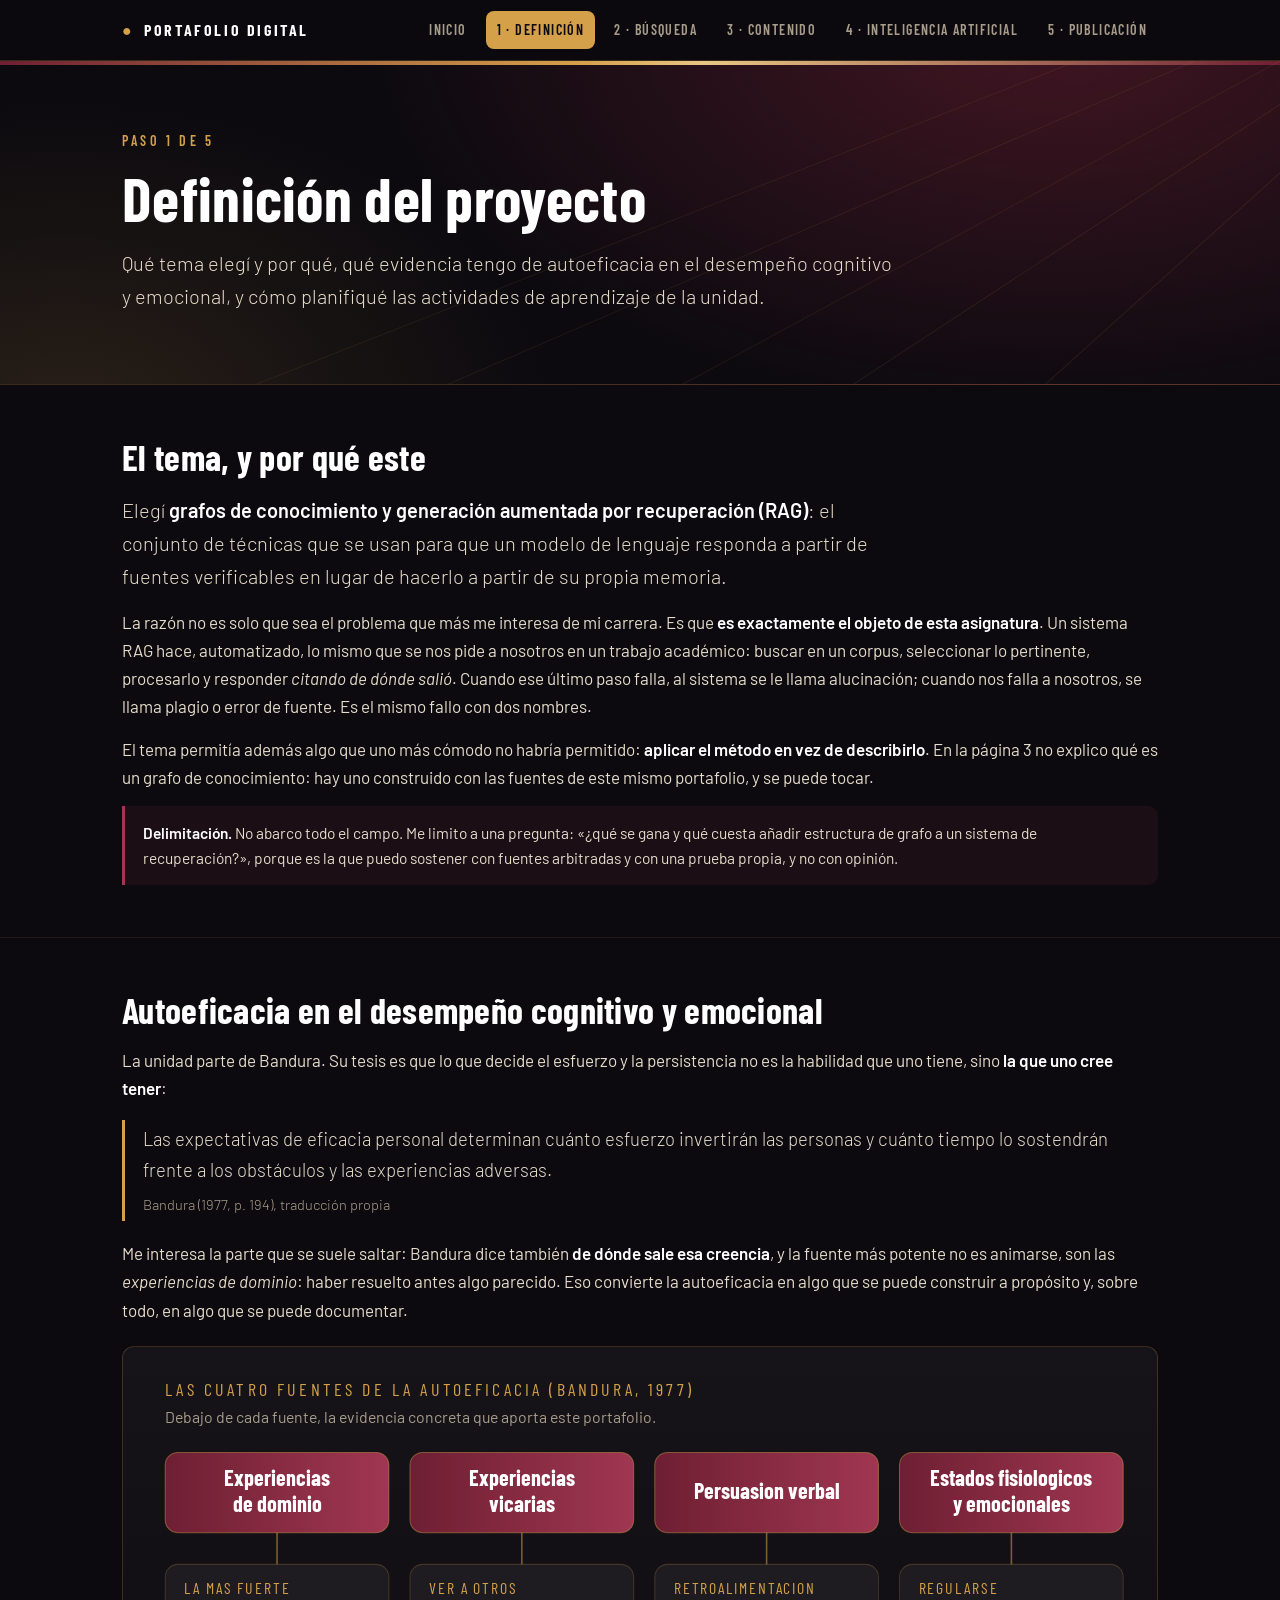
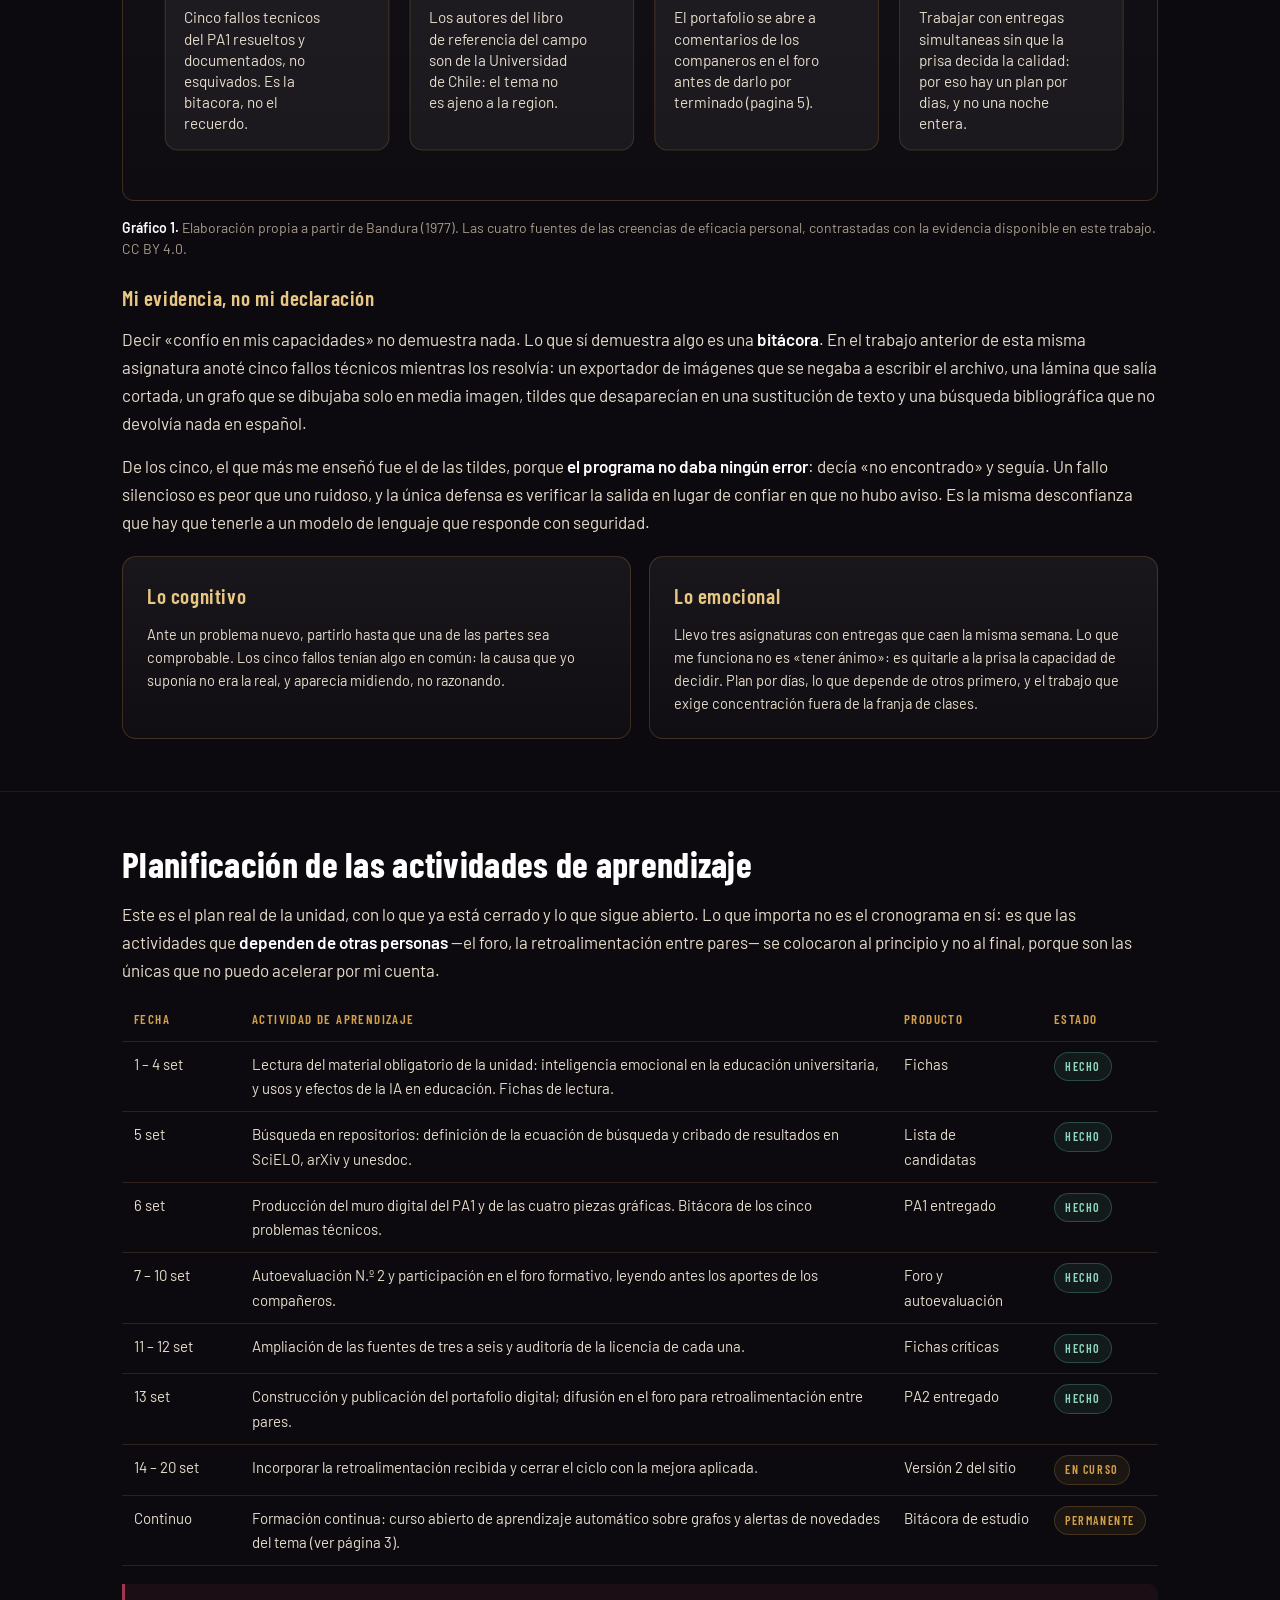
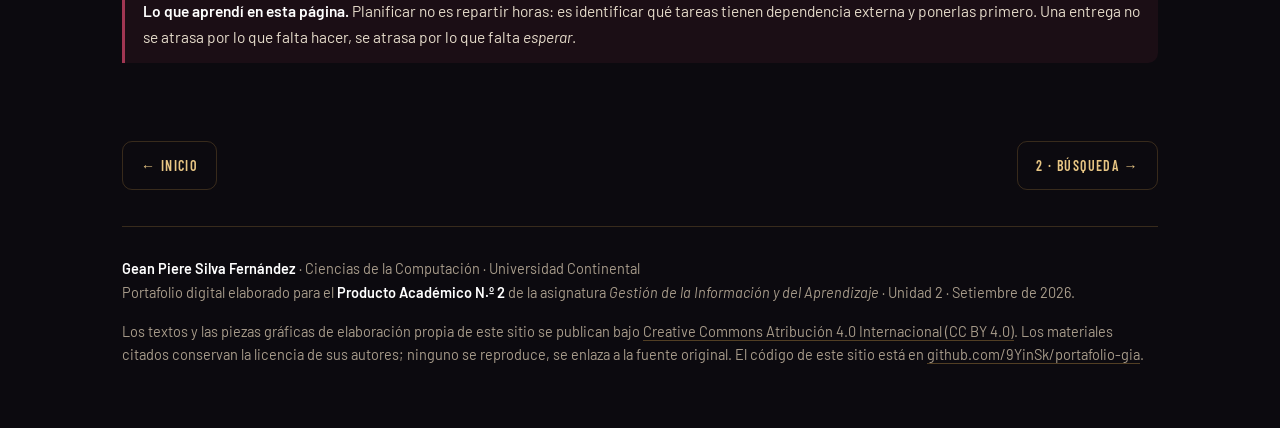
<file: 01-definicion.html>
<!doctype html>
<html lang="es">
<head>
<meta charset="utf-8">
<meta name="viewport" content="width=device-width, initial-scale=1">
<title>1 &middot; Definici&oacute;n del proyecto &middot; Portafolio digital</title>
<meta name="description" content="Qu&eacute; tema eleg&iacute; y por qu&eacute;, qu&eacute; evidencia tengo de autoeficacia en el desempe&ntilde;o cognitivo y emocional, y c&oacute;mo ">
<meta name="author" content="Gean Piere Silva Fernández">
<link rel="stylesheet" href="assets/sitio.css">
<link rel="icon" href="data:image/svg+xml,<svg xmlns='http://www.w3.org/2000/svg' viewBox='0 0 32 32'><circle cx='16' cy='16' r='13' fill='%236e1f33' stroke='%23d4a04a' stroke-width='2'/><circle cx='16' cy='16' r='4' fill='%23d4a04a'/></svg>">
</head>
<body>
<nav class="nav"><div class="nav-in"><a class="marca" href="index.html"><em>&#9679;</em> Portafolio digital</a><a class="lk" href="index.html">Inicio</a><a class="lk act" href="01-definicion.html">1 · Definición</a><a class="lk" href="02-busqueda.html">2 · Búsqueda</a><a class="lk" href="03-contenido.html">3 · Contenido</a><a class="lk" href="04-ia.html">4 · Inteligencia artificial</a><a class="lk" href="05-publicacion.html">5 · Publicación</a></div></nav>
<header class="hero"><div class="filete"></div><svg class="rayos" viewBox="0 0 1200 520" preserveAspectRatio="none" aria-hidden="true">
<g stroke="#d4a04a" stroke-width="1" opacity=".55">
<line x1="1200" y1="0" x2="640" y2="520"/><line x1="1200" y1="70" x2="800" y2="520"/>
<line x1="1200" y1="180" x2="980" y2="520"/><line x1="1120" y1="0" x2="420" y2="520"/>
<line x1="1010" y1="0" x2="240" y2="520"/>
</g></svg>
  <div class="wrap">
    <div class="kicker">Paso 1 de 5</div>
    <h1>Definici&oacute;n del proyecto</h1>
    <p class="entrada" style="margin-top:18px">Qu&eacute; tema eleg&iacute; y por qu&eacute;, qu&eacute; evidencia tengo de autoeficacia en el desempe&ntilde;o cognitivo y emocional, y c&oacute;mo planifiqu&eacute; las actividades de aprendizaje de la unidad.</p>
  </div>
</header>
<main>
<section class="bloque"><div class="wrap">
  <h2>El tema, y por qu&eacute; este</h2>
  <p class="entrada">Eleg&iacute; <strong>grafos de conocimiento y generaci&oacute;n aumentada por recuperaci&oacute;n (RAG)</strong>:
  el conjunto de t&eacute;cnicas que se usan para que un modelo de lenguaje responda a partir de fuentes verificables
  en lugar de hacerlo a partir de su propia memoria.</p>
  <p>La raz&oacute;n no es solo que sea el problema que m&aacute;s me interesa de mi carrera. Es que <strong>es exactamente
  el objeto de esta asignatura</strong>. Un sistema RAG hace, automatizado, lo mismo que se nos pide a nosotros
  en un trabajo acad&eacute;mico: buscar en un corpus, seleccionar lo pertinente, procesarlo y responder
  <em>citando de d&oacute;nde sali&oacute;</em>. Cuando ese &uacute;ltimo paso falla, al sistema se le llama alucinaci&oacute;n;
  cuando nos falla a nosotros, se llama plagio o error de fuente. Es el mismo fallo con dos nombres.</p>
  <p>El tema permit&iacute;a adem&aacute;s algo que uno m&aacute;s c&oacute;modo no habr&iacute;a permitido:
  <strong>aplicar el m&eacute;todo en vez de describirlo</strong>. En la p&aacute;gina 3 no explico qu&eacute; es un grafo de
  conocimiento: hay uno construido con las fuentes de este mismo portafolio, y se puede tocar.</p>
  <div class="nota"><strong>Delimitaci&oacute;n.</strong> No abarco todo el campo. Me limito a una pregunta:
  &laquo;&iquest;qu&eacute; se gana y qu&eacute; cuesta a&ntilde;adir estructura de grafo a un sistema de recuperaci&oacute;n?&raquo;,
  porque es la que puedo sostener con fuentes arbitradas y con una prueba propia, y no con opini&oacute;n.</div>
</div></section>

<section class="bloque"><div class="wrap">
  <h2>Autoeficacia en el desempe&ntilde;o cognitivo y emocional</h2>
  <p>La unidad parte de Bandura. Su tesis es que lo que decide el esfuerzo y la persistencia no es la
  habilidad que uno tiene, sino <strong>la que uno cree tener</strong>:</p>
  <blockquote>Las expectativas de eficacia personal determinan cu&aacute;nto esfuerzo invertir&aacute;n las personas
  y cu&aacute;nto tiempo lo sostendr&aacute;n frente a los obst&aacute;culos y las experiencias adversas.
  <cite>Bandura (1977, p.&nbsp;194), traducci&oacute;n propia</cite></blockquote>
  <p>Me interesa la parte que se suele saltar: Bandura dice tambi&eacute;n <strong>de d&oacute;nde sale esa creencia</strong>,
  y la fuente m&aacute;s potente no es animarse, son las <em>experiencias de dominio</em>: haber resuelto antes algo
  parecido. Eso convierte la autoeficacia en algo que se puede construir a prop&oacute;sito y, sobre todo, en algo
  que se puede documentar.</p>
  
<figure>
<svg viewBox="0 0 980 430" role="img" aria-label="Las cuatro fuentes de la autoeficacia segun Bandura y la evidencia de cada una en este trabajo" style="width:100%;height:auto;border:1px solid var(--borde);border-radius:12px;background:linear-gradient(180deg,rgba(255,255,255,.045),rgba(255,255,255,.012))">
  <defs>
    <linearGradient id="g1" x1="0" y1="0" x2="1" y2="0">
      <stop offset="0" stop-color="#6e1f33"/><stop offset="1" stop-color="#a03652"/>
    </linearGradient>
  </defs>
  <text x="40" y="46" fill="#d4a04a" font-family="Barlow Condensed, sans-serif" font-size="17" letter-spacing="3">LAS CUATRO FUENTES DE LA AUTOEFICACIA (BANDURA, 1977)</text>
  <text x="40" y="72" fill="#a89c8b" font-family="Barlow, sans-serif" font-size="15">Debajo de cada fuente, la evidencia concreta que aporta este portafolio.</text>

  <g font-family="Barlow Condensed, sans-serif">
    <rect x="40"  y="100" width="212" height="76" rx="12" fill="url(#g1)" stroke="#d4a04a" stroke-opacity=".45"/>
    <rect x="272" y="100" width="212" height="76" rx="12" fill="url(#g1)" stroke="#d4a04a" stroke-opacity=".45"/>
    <rect x="504" y="100" width="212" height="76" rx="12" fill="url(#g1)" stroke="#d4a04a" stroke-opacity=".45"/>
    <rect x="736" y="100" width="212" height="76" rx="12" fill="url(#g1)" stroke="#d4a04a" stroke-opacity=".45"/>
    <text x="146" y="132" fill="#fff" font-size="21" font-weight="700" text-anchor="middle">Experiencias</text>
    <text x="146" y="156" fill="#fff" font-size="21" font-weight="700" text-anchor="middle">de dominio</text>
    <text x="378" y="132" fill="#fff" font-size="21" font-weight="700" text-anchor="middle">Experiencias</text>
    <text x="378" y="156" fill="#fff" font-size="21" font-weight="700" text-anchor="middle">vicarias</text>
    <text x="610" y="144" fill="#fff" font-size="21" font-weight="700" text-anchor="middle">Persuasion verbal</text>
    <text x="842" y="132" fill="#fff" font-size="21" font-weight="700" text-anchor="middle">Estados fisiologicos</text>
    <text x="842" y="156" fill="#fff" font-size="21" font-weight="700" text-anchor="middle">y emocionales</text>
  </g>

  <g stroke="#d4a04a" stroke-opacity=".55" stroke-width="1.5">
    <line x1="146" y1="176" x2="146" y2="206"/><line x1="378" y1="176" x2="378" y2="206"/>
    <line x1="610" y1="176" x2="610" y2="206"/><line x1="842" y1="176" x2="842" y2="206"/>
  </g>

  <g font-family="Barlow, sans-serif" font-size="14.5" fill="#e6dccb">
    <rect x="40"  y="206" width="212" height="176" rx="12" fill="rgba(255,255,255,.05)" stroke="#d4a04a" stroke-opacity=".22"/>
    <rect x="272" y="206" width="212" height="176" rx="12" fill="rgba(255,255,255,.05)" stroke="#d4a04a" stroke-opacity=".22"/>
    <rect x="504" y="206" width="212" height="176" rx="12" fill="rgba(255,255,255,.05)" stroke="#d4a04a" stroke-opacity=".22"/>
    <rect x="736" y="206" width="212" height="176" rx="12" fill="rgba(255,255,255,.05)" stroke="#d4a04a" stroke-opacity=".22"/>
    <text x="58"  y="234" fill="#d4a04a" font-family="Barlow Condensed, sans-serif" font-size="15" letter-spacing="1.8">LA MAS FUERTE</text>
    <text x="58"  y="262">Cinco fallos tecnicos</text><text x="58" y="282">del PA1 resueltos y</text>
    <text x="58"  y="302">documentados, no</text><text x="58" y="322">esquivados. Es la</text>
    <text x="58"  y="342">bitacora, no el</text><text x="58" y="362">recuerdo.</text>
    <text x="290" y="234" fill="#d4a04a" font-family="Barlow Condensed, sans-serif" font-size="15" letter-spacing="1.8">VER A OTROS</text>
    <text x="290" y="262">Los autores del libro</text><text x="290" y="282">de referencia del campo</text>
    <text x="290" y="302">son de la Universidad</text><text x="290" y="322">de Chile: el tema no</text>
    <text x="290" y="342">es ajeno a la region.</text>
    <text x="522" y="234" fill="#d4a04a" font-family="Barlow Condensed, sans-serif" font-size="15" letter-spacing="1.8">RETROALIMENTACION</text>
    <text x="522" y="262">El portafolio se abre a</text><text x="522" y="282">comentarios de los</text>
    <text x="522" y="302">companeros en el foro</text><text x="522" y="322">antes de darlo por</text>
    <text x="522" y="342">terminado (pagina 5).</text>
    <text x="754" y="234" fill="#d4a04a" font-family="Barlow Condensed, sans-serif" font-size="15" letter-spacing="1.8">REGULARSE</text>
    <text x="754" y="262">Trabajar con entregas</text><text x="754" y="282">simultaneas sin que la</text>
    <text x="754" y="302">prisa decida la calidad:</text><text x="754" y="322">por eso hay un plan por</text>
    <text x="754" y="342">dias, y no una noche</text><text x="754" y="362">entera.</text>
  </g>
</svg>
<figcaption><strong>Gr&aacute;fico 1.</strong> Elaboraci&oacute;n propia a partir de Bandura (1977). Las cuatro fuentes de las
creencias de eficacia personal, contrastadas con la evidencia disponible en este trabajo. CC BY 4.0.</figcaption>
</figure>
  <h3>Mi evidencia, no mi declaraci&oacute;n</h3>
  <p>Decir &laquo;conf&iacute;o en mis capacidades&raquo; no demuestra nada. Lo que s&iacute; demuestra algo es una
  <strong>bit&aacute;cora</strong>. En el trabajo anterior de esta misma asignatura anot&eacute; cinco fallos t&eacute;cnicos
  mientras los resolv&iacute;a: un exportador de im&aacute;genes que se negaba a escribir el archivo, una l&aacute;mina que
  sal&iacute;a cortada, un grafo que se dibujaba solo en media imagen, tildes que desaparec&iacute;an en una sustituci&oacute;n
  de texto y una b&uacute;squeda bibliogr&aacute;fica que no devolv&iacute;a nada en espa&ntilde;ol.</p>
  <p>De los cinco, el que m&aacute;s me ense&ntilde;&oacute; fue el de las tildes, porque
  <strong>el programa no daba ning&uacute;n error</strong>: dec&iacute;a &laquo;no encontrado&raquo; y segu&iacute;a. Un fallo
  silencioso es peor que uno ruidoso, y la &uacute;nica defensa es verificar la salida en lugar de confiar en que no
  hubo aviso. Es la misma desconfianza que hay que tenerle a un modelo de lenguaje que responde con seguridad.</p>
  <div class="rejilla r2" style="margin-top:20px">
    <div class="tarjeta"><h3>Lo cognitivo</h3><p class="small" style="margin-bottom:0">Ante un problema nuevo,
    partirlo hasta que una de las partes sea comprobable. Los cinco fallos ten&iacute;an algo en com&uacute;n: la causa
    que yo supon&iacute;a no era la real, y aparec&iacute;a midiendo, no razonando.</p></div>
    <div class="tarjeta"><h3>Lo emocional</h3><p class="small" style="margin-bottom:0">Llevo tres asignaturas
    con entregas que caen la misma semana. Lo que me funciona no es &laquo;tener &aacute;nimo&raquo;: es quitarle a la
    prisa la capacidad de decidir. Plan por d&iacute;as, lo que depende de otros primero, y el trabajo que exige
    concentraci&oacute;n fuera de la franja de clases.</p></div>
  </div>
</div></section>

<section class="bloque"><div class="wrap">
  <h2>Planificaci&oacute;n de las actividades de aprendizaje</h2>
  <p>Este es el plan real de la unidad, con lo que ya est&aacute; cerrado y lo que sigue abierto. Lo que importa no
  es el cronograma en s&iacute;: es que las actividades que <strong>dependen de otras personas</strong> &mdash;el foro, la
  retroalimentaci&oacute;n entre pares&mdash; se colocaron al principio y no al final, porque son las &uacute;nicas que no
  puedo acelerar por mi cuenta.</p>
  
<div class="tabla-scroll"><table>
<thead><tr><th style="width:118px">Fecha</th><th>Actividad de aprendizaje</th><th style="width:150px">Producto</th><th style="width:106px">Estado</th></tr></thead>
<tbody>
<tr><td>1 &ndash; 4 set</td><td>Lectura del material obligatorio de la unidad: inteligencia emocional en la educaci&oacute;n universitaria, y usos y efectos de la IA en educaci&oacute;n. Fichas de lectura.</td><td>Fichas</td><td><span class="pill ok">Hecho</span></td></tr>
<tr><td>5 set</td><td>B&uacute;squeda en repositorios: definici&oacute;n de la ecuaci&oacute;n de b&uacute;squeda y cribado de resultados en SciELO, arXiv y unesdoc.</td><td>Lista de candidatas</td><td><span class="pill ok">Hecho</span></td></tr>
<tr><td>6 set</td><td>Producci&oacute;n del muro digital del PA1 y de las cuatro piezas gr&aacute;ficas. Bit&aacute;cora de los cinco problemas t&eacute;cnicos.</td><td>PA1 entregado</td><td><span class="pill ok">Hecho</span></td></tr>
<tr><td>7 &ndash; 10 set</td><td>Autoevaluaci&oacute;n N.&ordm;&nbsp;2 y participaci&oacute;n en el foro formativo, leyendo antes los aportes de los compa&ntilde;eros.</td><td>Foro y autoevaluaci&oacute;n</td><td><span class="pill ok">Hecho</span></td></tr>
<tr><td>11 &ndash; 12 set</td><td>Ampliaci&oacute;n de las fuentes de tres a seis y auditor&iacute;a de la licencia de cada una.</td><td>Fichas cr&iacute;ticas</td><td><span class="pill ok">Hecho</span></td></tr>
<tr><td>13 set</td><td>Construcci&oacute;n y publicaci&oacute;n del portafolio digital; difusi&oacute;n en el foro para retroalimentaci&oacute;n entre pares.</td><td>PA2 entregado</td><td><span class="pill ok">Hecho</span></td></tr>
<tr><td>14 &ndash; 20 set</td><td>Incorporar la retroalimentaci&oacute;n recibida y cerrar el ciclo con la mejora aplicada.</td><td>Versi&oacute;n 2 del sitio</td><td><span class="pill">En curso</span></td></tr>
<tr><td>Continuo</td><td>Formaci&oacute;n continua: curso abierto de aprendizaje autom&aacute;tico sobre grafos y alertas de novedades del tema (ver p&aacute;gina&nbsp;3).</td><td>Bit&aacute;cora de estudio</td><td><span class="pill">Permanente</span></td></tr>
</tbody></table></div>
  <div class="nota" style="margin-top:18px"><strong>Lo que aprend&iacute; en esta p&aacute;gina.</strong> Planificar no es
  repartir horas: es identificar qu&eacute; tareas tienen dependencia externa y ponerlas primero. Una entrega no se
  atrasa por lo que falta hacer, se atrasa por lo que falta <em>esperar</em>.</div>
</div></section>
</main>
<div class="wrap"><div class="rutas"><a href="index.html">&#8592; Inicio</a><a href="02-busqueda.html">2 · Búsqueda &#8594;</a></div></div>
<div class="wrap"><div class="pie">
<p><strong>Gean Piere Silva Fernández</strong> &middot; Ciencias de la Computación &middot; Universidad Continental<br>
Portafolio digital elaborado para el <strong>Producto Académico N.º 2</strong> de la asignatura
<em>Gestión de la Información y del Aprendizaje</em> &middot; Unidad 2 &middot; Setiembre de 2026.</p>
<p class="small">Los textos y las piezas gráficas de elaboración propia de este sitio se publican bajo
<a href="https://creativecommons.org/licenses/by/4.0/deed.es" rel="license">Creative Commons Atribución 4.0 Internacional (CC BY 4.0)</a>.
Los materiales citados conservan la licencia de sus autores; ninguno se reproduce, se enlaza a la fuente original.
El código de este sitio está en <a href="https://github.com/9YinSk/portafolio-gia">github.com/9YinSk/portafolio-gia</a>.</p>
</div></div>

</body></html>
</file>
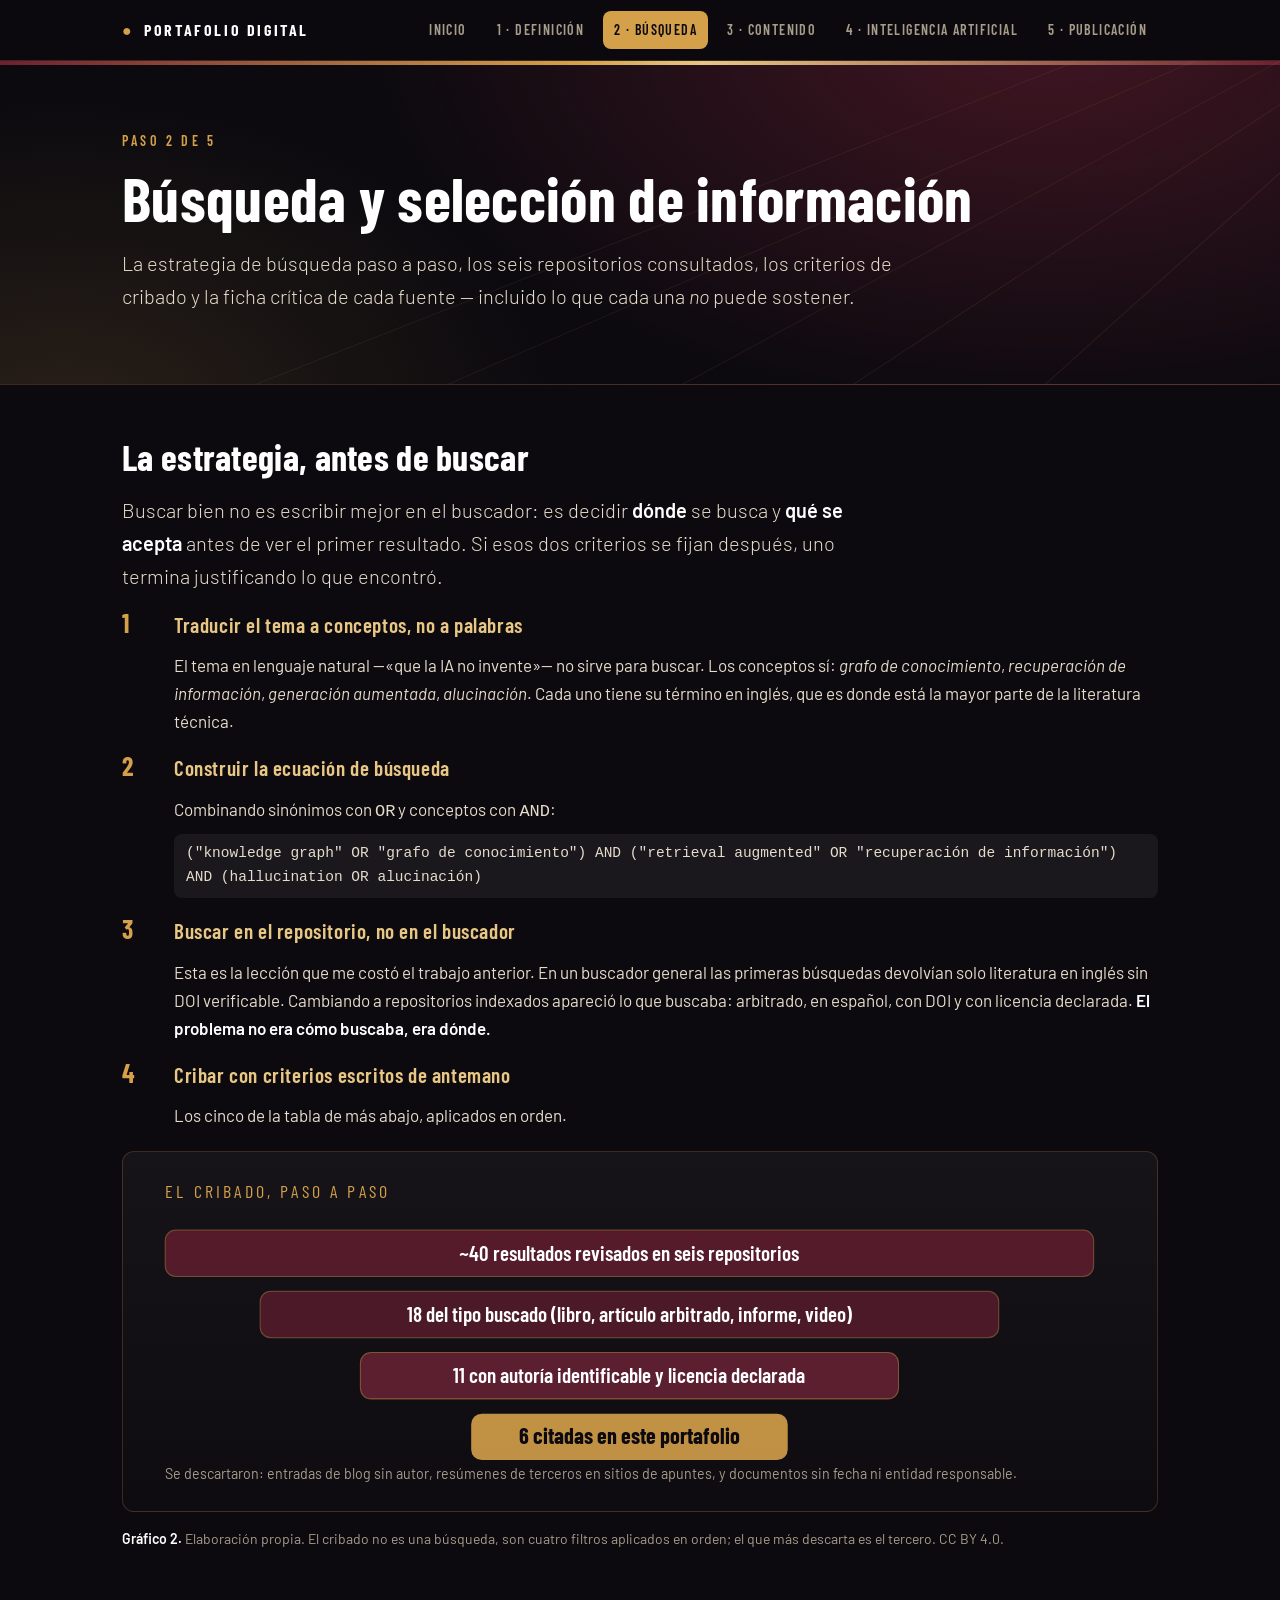
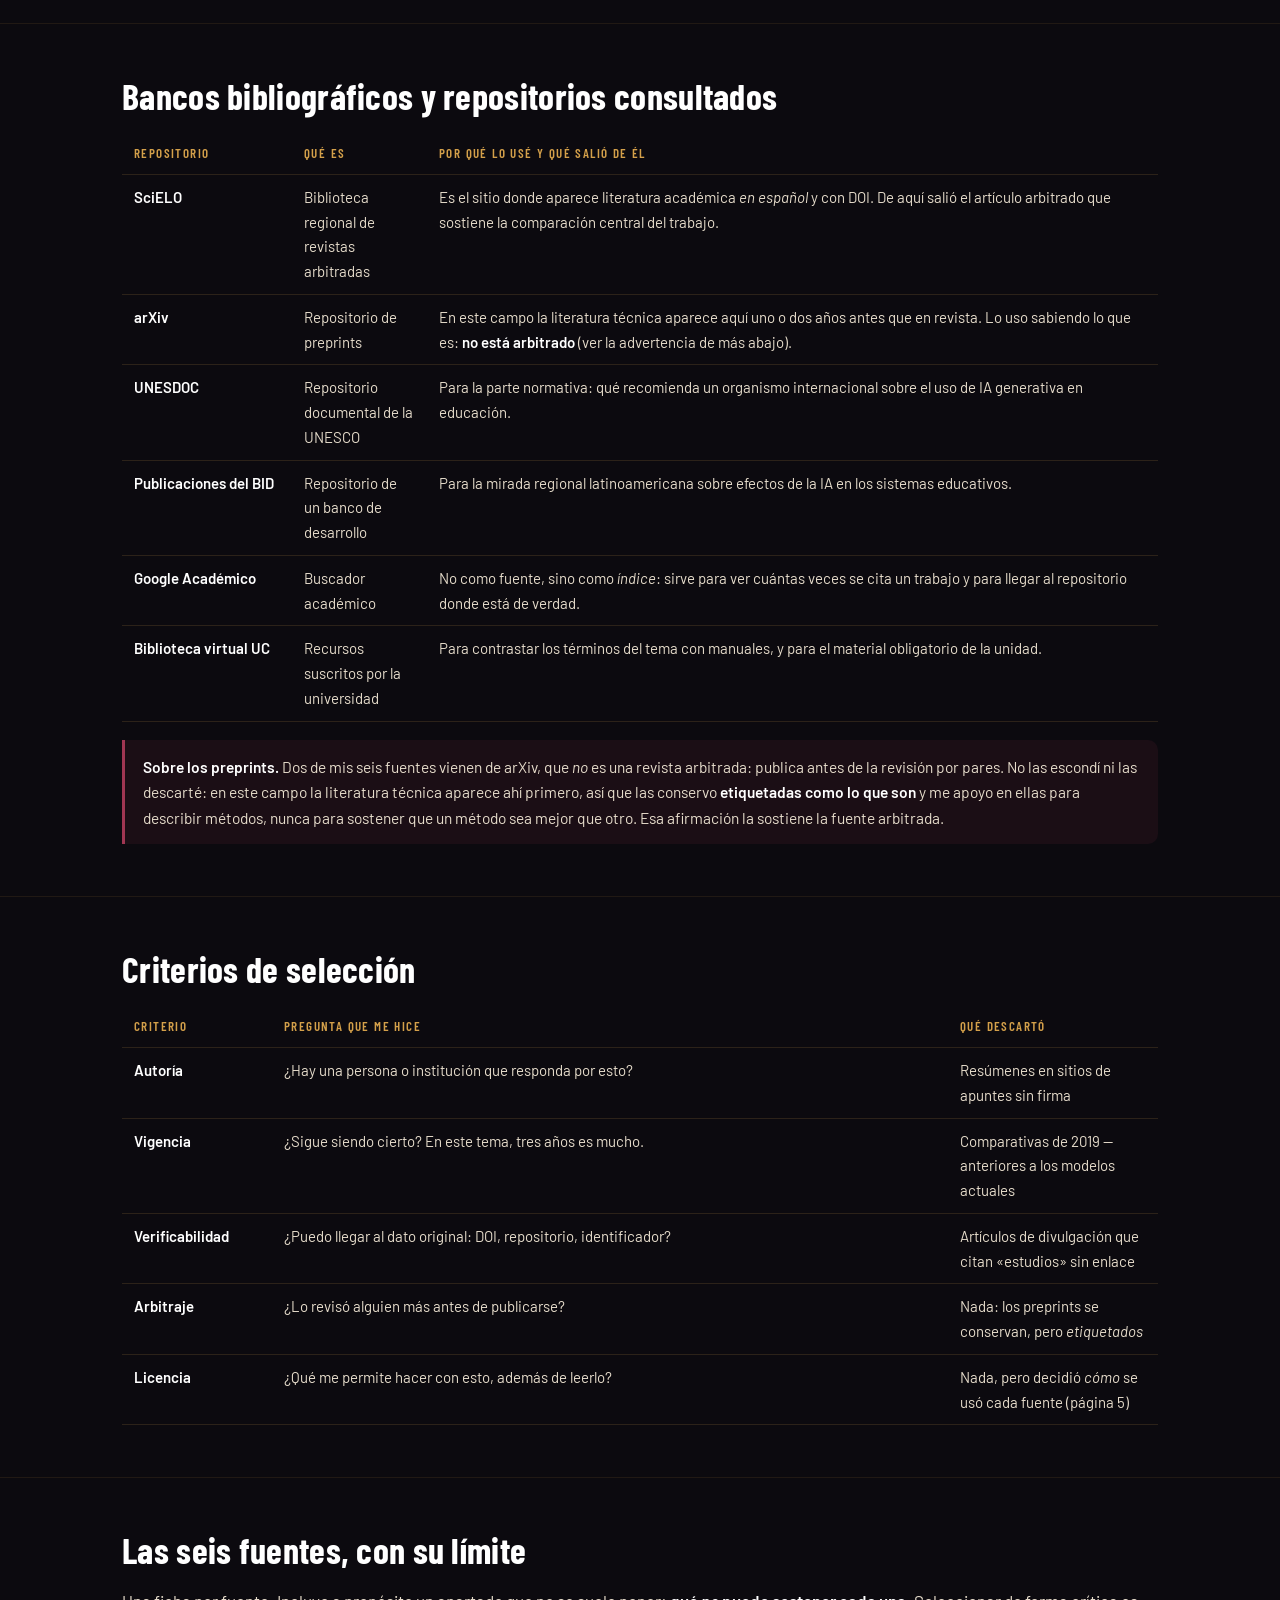
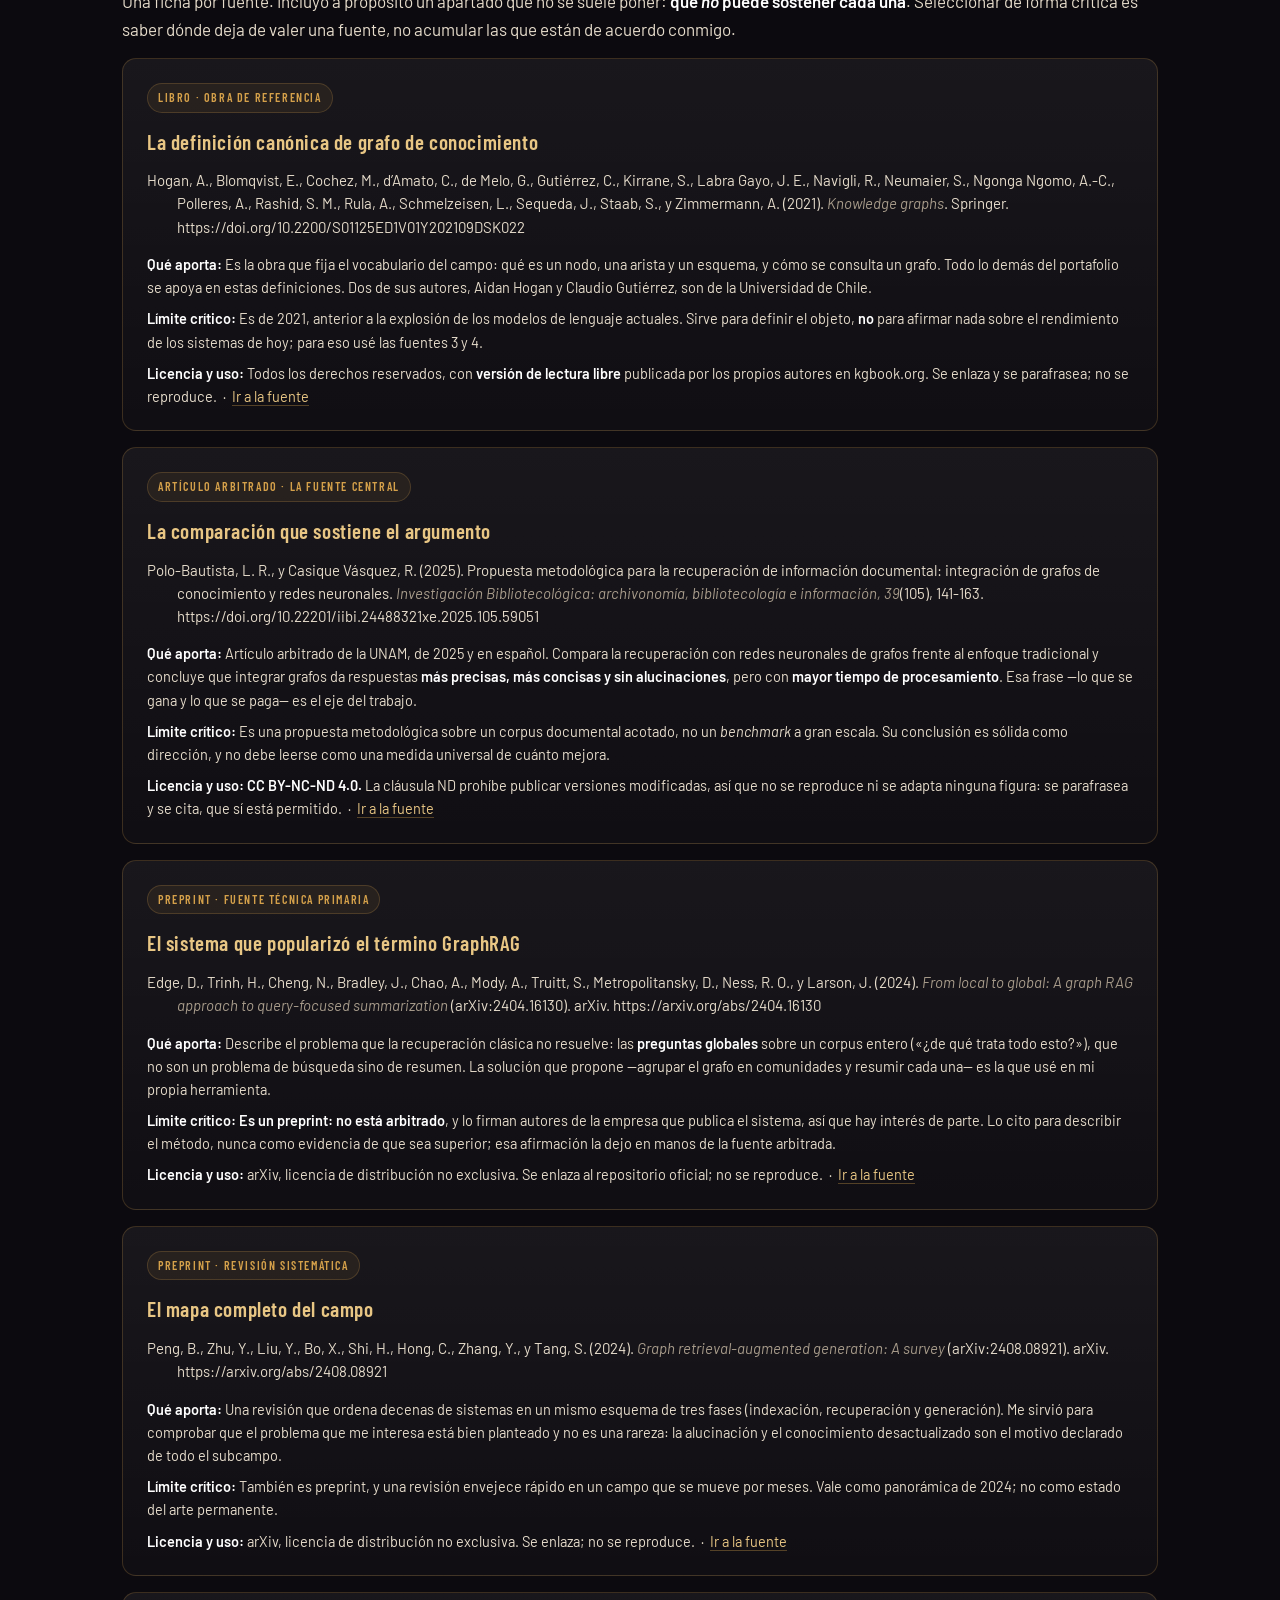
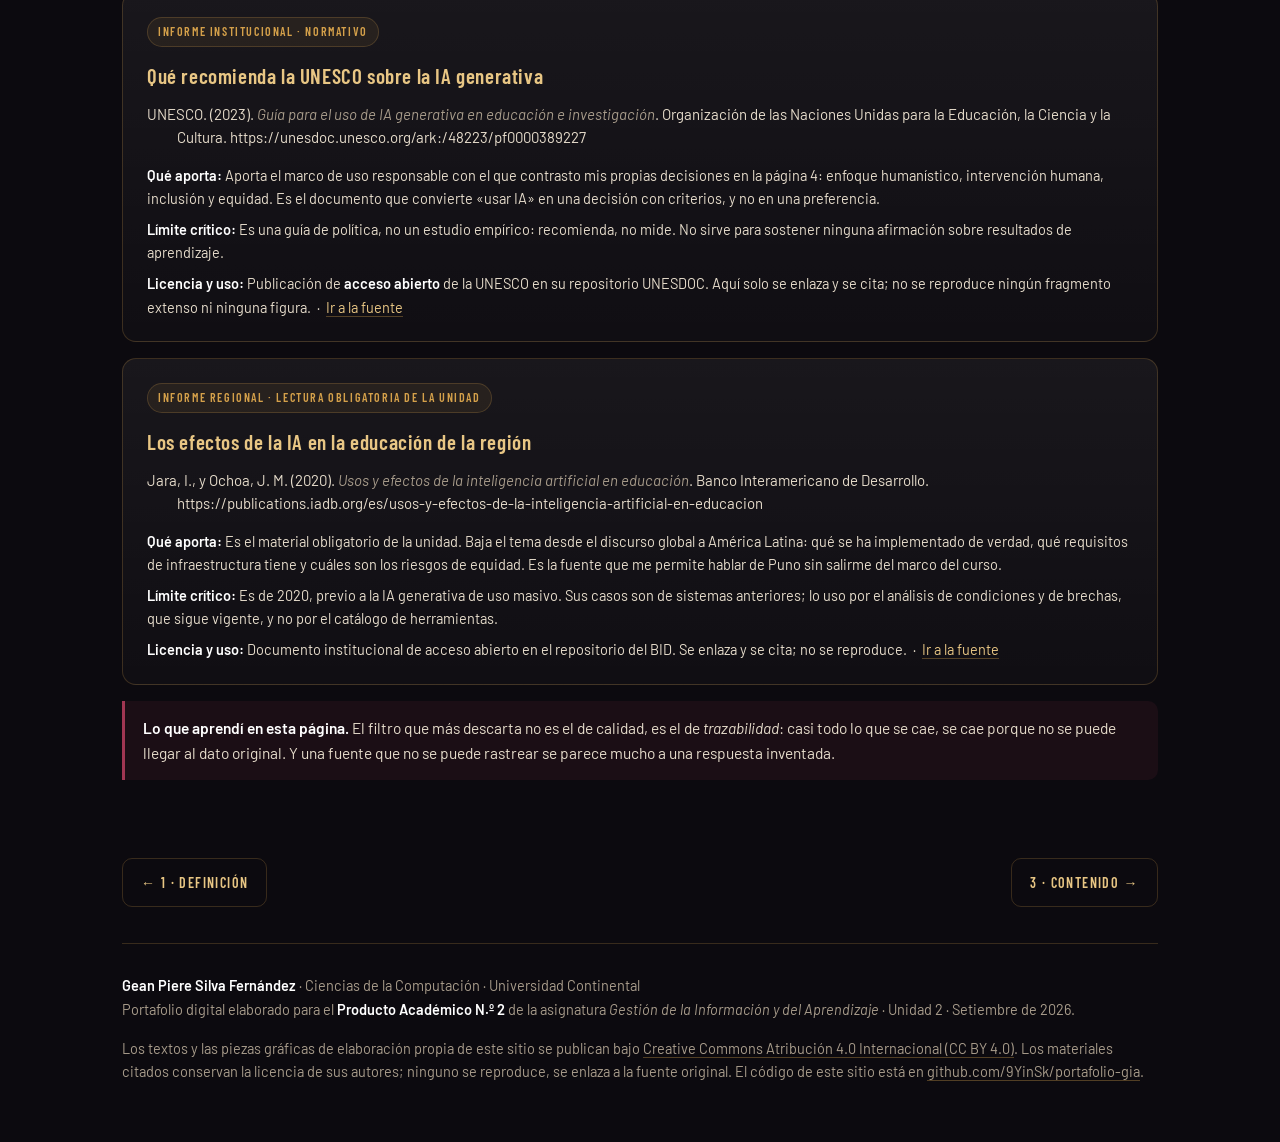
<file: 02-busqueda.html>
<!doctype html>
<html lang="es">
<head>
<meta charset="utf-8">
<meta name="viewport" content="width=device-width, initial-scale=1">
<title>2 &middot; B&uacute;squeda y selecci&oacute;n de informaci&oacute;n &middot; Portafolio digital</title>
<meta name="description" content="La estrategia de b&uacute;squeda paso a paso, los seis repositorios consultados, los criterios de cribado y la ficha cr&iacute;tica de cada fuente &md">
<meta name="author" content="Gean Piere Silva Fernández">
<link rel="stylesheet" href="assets/sitio.css">
<link rel="icon" href="data:image/svg+xml,<svg xmlns='http://www.w3.org/2000/svg' viewBox='0 0 32 32'><circle cx='16' cy='16' r='13' fill='%236e1f33' stroke='%23d4a04a' stroke-width='2'/><circle cx='16' cy='16' r='4' fill='%23d4a04a'/></svg>">
</head>
<body>
<nav class="nav"><div class="nav-in"><a class="marca" href="index.html"><em>&#9679;</em> Portafolio digital</a><a class="lk" href="index.html">Inicio</a><a class="lk" href="01-definicion.html">1 · Definición</a><a class="lk act" href="02-busqueda.html">2 · Búsqueda</a><a class="lk" href="03-contenido.html">3 · Contenido</a><a class="lk" href="04-ia.html">4 · Inteligencia artificial</a><a class="lk" href="05-publicacion.html">5 · Publicación</a></div></nav>
<header class="hero"><div class="filete"></div><svg class="rayos" viewBox="0 0 1200 520" preserveAspectRatio="none" aria-hidden="true">
<g stroke="#d4a04a" stroke-width="1" opacity=".55">
<line x1="1200" y1="0" x2="640" y2="520"/><line x1="1200" y1="70" x2="800" y2="520"/>
<line x1="1200" y1="180" x2="980" y2="520"/><line x1="1120" y1="0" x2="420" y2="520"/>
<line x1="1010" y1="0" x2="240" y2="520"/>
</g></svg>
  <div class="wrap">
    <div class="kicker">Paso 2 de 5</div>
    <h1>B&uacute;squeda y selecci&oacute;n de informaci&oacute;n</h1>
    <p class="entrada" style="margin-top:18px">La estrategia de b&uacute;squeda paso a paso, los seis repositorios consultados, los criterios de cribado y la ficha cr&iacute;tica de cada fuente &mdash; incluido lo que cada una <em>no</em> puede sostener.</p>
  </div>
</header>
<main>
<section class="bloque"><div class="wrap">
  <h2>La estrategia, antes de buscar</h2>
  <p class="entrada">Buscar bien no es escribir mejor en el buscador: es decidir <strong>d&oacute;nde</strong> se busca
  y <strong>qu&eacute; se acepta</strong> antes de ver el primer resultado. Si esos dos criterios se fijan despu&eacute;s,
  uno termina justificando lo que encontr&oacute;.</p>
  <div class="paso"><div class="n">1</div><div><h3>Traducir el tema a conceptos, no a palabras</h3>
  <p style="margin-bottom:0">El tema en lenguaje natural &mdash;&laquo;que la IA no invente&raquo;&mdash; no sirve
  para buscar. Los conceptos s&iacute;: <em>grafo de conocimiento</em>, <em>recuperaci&oacute;n de informaci&oacute;n</em>,
  <em>generaci&oacute;n aumentada</em>, <em>alucinaci&oacute;n</em>. Cada uno tiene su t&eacute;rmino en ingl&eacute;s, que es
  donde est&aacute; la mayor parte de la literatura t&eacute;cnica.</p></div></div>
  <div class="paso"><div class="n">2</div><div><h3>Construir la ecuaci&oacute;n de b&uacute;squeda</h3>
  <p style="margin-bottom:0">Combinando sin&oacute;nimos con <code>OR</code> y conceptos con <code>AND</code>:<br>
  <code style="display:inline-block;margin-top:8px;background:rgba(255,255,255,.06);padding:8px 12px;border-radius:8px;font-size:14.5px">("knowledge graph" OR "grafo de conocimiento") AND ("retrieval augmented" OR "recuperaci&oacute;n de informaci&oacute;n") AND (hallucination OR alucinaci&oacute;n)</code></p></div></div>
  <div class="paso"><div class="n">3</div><div><h3>Buscar en el repositorio, no en el buscador</h3>
  <p style="margin-bottom:0">Esta es la lecci&oacute;n que me cost&oacute; el trabajo anterior. En un buscador general las
  primeras b&uacute;squedas devolv&iacute;an solo literatura en ingl&eacute;s sin DOI verificable. Cambiando a repositorios
  indexados apareci&oacute; lo que buscaba: arbitrado, en espa&ntilde;ol, con DOI y con licencia declarada.
  <strong>El problema no era c&oacute;mo buscaba, era d&oacute;nde.</strong></p></div></div>
  <div class="paso"><div class="n">4</div><div><h3>Cribar con criterios escritos de antemano</h3>
  <p style="margin-bottom:0">Los cinco de la tabla de m&aacute;s abajo, aplicados en orden.</p></div></div>
  
<figure>
<svg viewBox="0 0 980 340" role="img" aria-label="Embudo de cribado: de los resultados revisados a las seis fuentes citadas" style="width:100%;height:auto;border:1px solid var(--borde);border-radius:12px;background:linear-gradient(180deg,rgba(255,255,255,.045),rgba(255,255,255,.012))">
  <text x="40" y="44" fill="#d4a04a" font-family="Barlow Condensed, sans-serif" font-size="17" letter-spacing="3">EL CRIBADO, PASO A PASO</text>
  <g font-family="Barlow Condensed, sans-serif">
    <rect x="40"  y="74" width="880" height="44" rx="10" fill="#6e1f33" fill-opacity=".72" stroke="#d4a04a" stroke-opacity=".4"/>
    <rect x="130" y="132" width="700" height="44" rx="10" fill="#6e1f33" fill-opacity=".62" stroke="#d4a04a" stroke-opacity=".4"/>
    <rect x="225" y="190" width="510" height="44" rx="10" fill="#8d2b43" fill-opacity=".6" stroke="#d4a04a" stroke-opacity=".45"/>
    <rect x="330" y="248" width="300" height="44" rx="10" fill="#d4a04a" fill-opacity=".9"/>
    <text x="480" y="103" fill="#fff" font-size="20" font-weight="600" text-anchor="middle">~40 resultados revisados en seis repositorios</text>
    <text x="480" y="161" fill="#fff" font-size="20" font-weight="600" text-anchor="middle">18 del tipo buscado (libro, art&iacute;culo arbitrado, informe, video)</text>
    <text x="480" y="219" fill="#fff" font-size="20" font-weight="600" text-anchor="middle">11 con autor&iacute;a identificable y licencia declarada</text>
    <text x="480" y="277" fill="#0c0a0f" font-size="21" font-weight="700" text-anchor="middle">6 citadas en este portafolio</text>
  </g>
  <g font-family="Barlow, sans-serif" font-size="13.5" fill="#a89c8b">
    <text x="40" y="310">Se descartaron: entradas de blog sin autor, res&uacute;menes de terceros en sitios de apuntes, y documentos sin fecha ni entidad responsable.</text>
  </g>
</svg>
<figcaption><strong>Gr&aacute;fico 2.</strong> Elaboraci&oacute;n propia. El cribado no es una b&uacute;squeda, son cuatro filtros
aplicados en orden; el que m&aacute;s descarta es el tercero. CC BY 4.0.</figcaption>
</figure>
</div></section>

<section class="bloque"><div class="wrap">
  <h2>Bancos bibliogr&aacute;ficos y repositorios consultados</h2>
  
<div class="tabla-scroll"><table>
<thead><tr><th style="width:170px">Repositorio</th><th style="width:135px">Qu&eacute; es</th><th>Por qu&eacute; lo us&eacute; y qu&eacute; sali&oacute; de &eacute;l</th></tr></thead>
<tbody>
<tr><td><strong>SciELO</strong></td><td>Biblioteca regional de revistas arbitradas</td><td>Es el sitio donde aparece literatura acad&eacute;mica <em>en espa&ntilde;ol</em> y con DOI. De aqu&iacute; sali&oacute; el art&iacute;culo arbitrado que sostiene la comparaci&oacute;n central del trabajo.</td></tr>
<tr><td><strong>arXiv</strong></td><td>Repositorio de preprints</td><td>En este campo la literatura t&eacute;cnica aparece aqu&iacute; uno o dos a&ntilde;os antes que en revista. Lo uso sabiendo lo que es: <strong>no est&aacute; arbitrado</strong> (ver la advertencia de m&aacute;s abajo).</td></tr>
<tr><td><strong>UNESDOC</strong></td><td>Repositorio documental de la UNESCO</td><td>Para la parte normativa: qu&eacute; recomienda un organismo internacional sobre el uso de IA generativa en educaci&oacute;n.</td></tr>
<tr><td><strong>Publicaciones del BID</strong></td><td>Repositorio de un banco de desarrollo</td><td>Para la mirada regional latinoamericana sobre efectos de la IA en los sistemas educativos.</td></tr>
<tr><td><strong>Google Acad&eacute;mico</strong></td><td>Buscador acad&eacute;mico</td><td>No como fuente, sino como <em>&iacute;ndice</em>: sirve para ver cu&aacute;ntas veces se cita un trabajo y para llegar al repositorio donde est&aacute; de verdad.</td></tr>
<tr><td><strong>Biblioteca virtual UC</strong></td><td>Recursos suscritos por la universidad</td><td>Para contrastar los t&eacute;rminos del tema con manuales, y para el material obligatorio de la unidad.</td></tr>
</tbody></table></div>
  <div class="nota" style="margin-top:18px"><strong>Sobre los preprints.</strong> Dos de mis seis fuentes vienen
  de arXiv, que <em>no</em> es una revista arbitrada: publica antes de la revisi&oacute;n por pares. No las escond&iacute;
  ni las descart&eacute;: en este campo la literatura t&eacute;cnica aparece ah&iacute; primero, as&iacute; que las conservo
  <strong>etiquetadas como lo que son</strong> y me apoyo en ellas para describir m&eacute;todos, nunca para sostener
  que un m&eacute;todo sea mejor que otro. Esa afirmaci&oacute;n la sostiene la fuente arbitrada.</div>
</div></section>

<section class="bloque"><div class="wrap">
  <h2>Criterios de selecci&oacute;n</h2>
  
<div class="tabla-scroll"><table>
<thead><tr><th style="width:150px">Criterio</th><th>Pregunta que me hice</th><th style="width:210px">Qu&eacute; descart&oacute;</th></tr></thead>
<tbody>
<tr><td><strong>Autor&iacute;a</strong></td><td>&iquest;Hay una persona o institución que responda por esto?</td><td>Res&uacute;menes en sitios de apuntes sin firma</td></tr>
<tr><td><strong>Vigencia</strong></td><td>&iquest;Sigue siendo cierto? En este tema, tres a&ntilde;os es mucho.</td><td>Comparativas de 2019 &mdash; anteriores a los modelos actuales</td></tr>
<tr><td><strong>Verificabilidad</strong></td><td>&iquest;Puedo llegar al dato original: DOI, repositorio, identificador?</td><td>Art&iacute;culos de divulgaci&oacute;n que citan &laquo;estudios&raquo; sin enlace</td></tr>
<tr><td><strong>Arbitraje</strong></td><td>&iquest;Lo revis&oacute; alguien m&aacute;s antes de publicarse?</td><td>Nada: los preprints se conservan, pero <em>etiquetados</em></td></tr>
<tr><td><strong>Licencia</strong></td><td>&iquest;Qu&eacute; me permite hacer con esto, adem&aacute;s de leerlo?</td><td>Nada, pero decidi&oacute; <em>c&oacute;mo</em> se us&oacute; cada fuente (p&aacute;gina&nbsp;5)</td></tr>
</tbody></table></div>
</div></section>

<section class="bloque"><div class="wrap">
  <h2>Las seis fuentes, con su l&iacute;mite</h2>
  <p>Una ficha por fuente. Incluyo a prop&oacute;sito un apartado que no se suele poner:
  <strong>qu&eacute; <em>no</em> puede sostener cada una</strong>. Seleccionar de forma cr&iacute;tica es saber d&oacute;nde
  deja de valer una fuente, no acumular las que est&aacute;n de acuerdo conmigo.</p>
  <div class="tarjeta" style="margin-bottom:16px">
  <span class="pill">Libro &middot; obra de referencia</span>
  <h3 style="margin-top:12px">La definici&oacute;n can&oacute;nica de grafo de conocimiento</h3>
  <p class="ref" style="margin-top:10px">Hogan, A., Blomqvist, E., Cochez, M., d&rsquo;Amato, C., de Melo, G., Guti&eacute;rrez, C., Kirrane, S., Labra Gayo, J. E., Navigli, R., Neumaier, S., Ngonga Ngomo, A.-C., Polleres, A., Rashid, S. M., Rula, A., Schmelzeisen, L., Sequeda, J., Staab, S., y Zimmermann, A. (2021). <em>Knowledge graphs</em>. Springer. https://doi.org/10.2200/S01125ED1V01Y202109DSK022</p>
  <p class="small" style="margin-bottom:8px"><strong>Qu&eacute; aporta:</strong> Es la obra que fija el vocabulario del campo: qu&eacute; es un nodo, una arista y un esquema, y c&oacute;mo se consulta un grafo. Todo lo dem&aacute;s del portafolio se apoya en estas definiciones. Dos de sus autores, Aidan Hogan y Claudio Guti&eacute;rrez, son de la Universidad de Chile.</p>
  <p class="small" style="margin-bottom:8px"><strong>L&iacute;mite cr&iacute;tico:</strong> Es de 2021, anterior a la explosi&oacute;n de los modelos de lenguaje actuales. Sirve para definir el objeto, <strong>no</strong> para afirmar nada sobre el rendimiento de los sistemas de hoy; para eso us&eacute; las fuentes 3 y 4.</p>
  <p class="small" style="margin-bottom:0"><strong>Licencia y uso:</strong> Todos los derechos reservados, con <strong>versi&oacute;n de lectura libre</strong> publicada por los propios autores en kgbook.org. Se enlaza y se parafrasea; no se reproduce. &nbsp;&middot;&nbsp; <a href="https://kgbook.org" target="_blank" rel="noopener">Ir a la fuente</a></p>
</div><div class="tarjeta" style="margin-bottom:16px">
  <span class="pill">Art&iacute;culo arbitrado &middot; la fuente central</span>
  <h3 style="margin-top:12px">La comparaci&oacute;n que sostiene el argumento</h3>
  <p class="ref" style="margin-top:10px">Polo-Bautista, L. R., y Casique V&aacute;squez, R. (2025). Propuesta metodol&oacute;gica para la recuperaci&oacute;n de informaci&oacute;n documental: integraci&oacute;n de grafos de conocimiento y redes neuronales. <em>Investigaci&oacute;n Bibliotecol&oacute;gica: archivonom&iacute;a, bibliotecolog&iacute;a e informaci&oacute;n, 39</em>(105), 141-163. https://doi.org/10.22201/iibi.24488321xe.2025.105.59051</p>
  <p class="small" style="margin-bottom:8px"><strong>Qu&eacute; aporta:</strong> Art&iacute;culo arbitrado de la UNAM, de 2025 y en espa&ntilde;ol. Compara la recuperaci&oacute;n con redes neuronales de grafos frente al enfoque tradicional y concluye que integrar grafos da respuestas <strong>m&aacute;s precisas, m&aacute;s concisas y sin alucinaciones</strong>, pero con <strong>mayor tiempo de procesamiento</strong>. Esa frase &mdash;lo que se gana y lo que se paga&mdash; es el eje del trabajo.</p>
  <p class="small" style="margin-bottom:8px"><strong>L&iacute;mite cr&iacute;tico:</strong> Es una propuesta metodol&oacute;gica sobre un corpus documental acotado, no un <em>benchmark</em> a gran escala. Su conclusi&oacute;n es s&oacute;lida como direcci&oacute;n, y no debe leerse como una medida universal de cu&aacute;nto mejora.</p>
  <p class="small" style="margin-bottom:0"><strong>Licencia y uso:</strong> <strong>CC BY-NC-ND 4.0.</strong> La cl&aacute;usula ND proh&iacute;be publicar versiones modificadas, as&iacute; que no se reproduce ni se adapta ninguna figura: se parafrasea y se cita, que s&iacute; est&aacute; permitido. &nbsp;&middot;&nbsp; <a href="https://doi.org/10.22201/iibi.24488321xe.2025.105.59051" target="_blank" rel="noopener">Ir a la fuente</a></p>
</div><div class="tarjeta" style="margin-bottom:16px">
  <span class="pill">Preprint &middot; fuente t&eacute;cnica primaria</span>
  <h3 style="margin-top:12px">El sistema que populariz&oacute; el t&eacute;rmino GraphRAG</h3>
  <p class="ref" style="margin-top:10px">Edge, D., Trinh, H., Cheng, N., Bradley, J., Chao, A., Mody, A., Truitt, S., Metropolitansky, D., Ness, R. O., y Larson, J. (2024). <em>From local to global: A graph RAG approach to query-focused summarization</em> (arXiv:2404.16130). arXiv. https://arxiv.org/abs/2404.16130</p>
  <p class="small" style="margin-bottom:8px"><strong>Qu&eacute; aporta:</strong> Describe el problema que la recuperaci&oacute;n cl&aacute;sica no resuelve: las <strong>preguntas globales</strong> sobre un corpus entero (&laquo;&iquest;de qu&eacute; trata todo esto?&raquo;), que no son un problema de b&uacute;squeda sino de resumen. La soluci&oacute;n que propone &mdash;agrupar el grafo en comunidades y resumir cada una&mdash; es la que us&eacute; en mi propia herramienta.</p>
  <p class="small" style="margin-bottom:8px"><strong>L&iacute;mite cr&iacute;tico:</strong> <strong>Es un preprint: no est&aacute; arbitrado</strong>, y lo firman autores de la empresa que publica el sistema, as&iacute; que hay inter&eacute;s de parte. Lo cito para describir el m&eacute;todo, nunca como evidencia de que sea superior; esa afirmaci&oacute;n la dejo en manos de la fuente arbitrada.</p>
  <p class="small" style="margin-bottom:0"><strong>Licencia y uso:</strong> arXiv, licencia de distribuci&oacute;n no exclusiva. Se enlaza al repositorio oficial; no se reproduce. &nbsp;&middot;&nbsp; <a href="https://arxiv.org/abs/2404.16130" target="_blank" rel="noopener">Ir a la fuente</a></p>
</div><div class="tarjeta" style="margin-bottom:16px">
  <span class="pill">Preprint &middot; revisi&oacute;n sistem&aacute;tica</span>
  <h3 style="margin-top:12px">El mapa completo del campo</h3>
  <p class="ref" style="margin-top:10px">Peng, B., Zhu, Y., Liu, Y., Bo, X., Shi, H., Hong, C., Zhang, Y., y Tang, S. (2024). <em>Graph retrieval-augmented generation: A survey</em> (arXiv:2408.08921). arXiv. https://arxiv.org/abs/2408.08921</p>
  <p class="small" style="margin-bottom:8px"><strong>Qu&eacute; aporta:</strong> Una revisi&oacute;n que ordena decenas de sistemas en un mismo esquema de tres fases (indexaci&oacute;n, recuperaci&oacute;n y generaci&oacute;n). Me sirvi&oacute; para comprobar que el problema que me interesa est&aacute; bien planteado y no es una rareza: la alucinaci&oacute;n y el conocimiento desactualizado son el motivo declarado de todo el subcampo.</p>
  <p class="small" style="margin-bottom:8px"><strong>L&iacute;mite cr&iacute;tico:</strong> Tambi&eacute;n es preprint, y una revisi&oacute;n envejece r&aacute;pido en un campo que se mueve por meses. Vale como panor&aacute;mica de 2024; no como estado del arte permanente.</p>
  <p class="small" style="margin-bottom:0"><strong>Licencia y uso:</strong> arXiv, licencia de distribuci&oacute;n no exclusiva. Se enlaza; no se reproduce. &nbsp;&middot;&nbsp; <a href="https://arxiv.org/abs/2408.08921" target="_blank" rel="noopener">Ir a la fuente</a></p>
</div><div class="tarjeta" style="margin-bottom:16px">
  <span class="pill">Informe institucional &middot; normativo</span>
  <h3 style="margin-top:12px">Qu&eacute; recomienda la UNESCO sobre la IA generativa</h3>
  <p class="ref" style="margin-top:10px">UNESCO. (2023). <em>Gu&iacute;a para el uso de IA generativa en educaci&oacute;n e investigaci&oacute;n</em>. Organizaci&oacute;n de las Naciones Unidas para la Educaci&oacute;n, la Ciencia y la Cultura. https://unesdoc.unesco.org/ark:/48223/pf0000389227</p>
  <p class="small" style="margin-bottom:8px"><strong>Qu&eacute; aporta:</strong> Aporta el marco de uso responsable con el que contrasto mis propias decisiones en la p&aacute;gina&nbsp;4: enfoque human&iacute;stico, intervenci&oacute;n humana, inclusi&oacute;n y equidad. Es el documento que convierte &laquo;usar IA&raquo; en una decisi&oacute;n con criterios, y no en una preferencia.</p>
  <p class="small" style="margin-bottom:8px"><strong>L&iacute;mite cr&iacute;tico:</strong> Es una gu&iacute;a de pol&iacute;tica, no un estudio emp&iacute;rico: recomienda, no mide. No sirve para sostener ninguna afirmaci&oacute;n sobre resultados de aprendizaje.</p>
  <p class="small" style="margin-bottom:0"><strong>Licencia y uso:</strong> Publicaci&oacute;n de <strong>acceso abierto</strong> de la UNESCO en su repositorio UNESDOC. Aqu&iacute; solo se enlaza y se cita; no se reproduce ning&uacute;n fragmento extenso ni ninguna figura. &nbsp;&middot;&nbsp; <a href="https://unesdoc.unesco.org/ark:/48223/pf0000389227" target="_blank" rel="noopener">Ir a la fuente</a></p>
</div><div class="tarjeta" style="margin-bottom:16px">
  <span class="pill">Informe regional &middot; lectura obligatoria de la unidad</span>
  <h3 style="margin-top:12px">Los efectos de la IA en la educaci&oacute;n de la regi&oacute;n</h3>
  <p class="ref" style="margin-top:10px">Jara, I., y Ochoa, J. M. (2020). <em>Usos y efectos de la inteligencia artificial en educaci&oacute;n</em>. Banco Interamericano de Desarrollo. https://publications.iadb.org/es/usos-y-efectos-de-la-inteligencia-artificial-en-educacion</p>
  <p class="small" style="margin-bottom:8px"><strong>Qu&eacute; aporta:</strong> Es el material obligatorio de la unidad. Baja el tema desde el discurso global a Am&eacute;rica Latina: qu&eacute; se ha implementado de verdad, qu&eacute; requisitos de infraestructura tiene y cu&aacute;les son los riesgos de equidad. Es la fuente que me permite hablar de Puno sin salirme del marco del curso.</p>
  <p class="small" style="margin-bottom:8px"><strong>L&iacute;mite cr&iacute;tico:</strong> Es de 2020, previo a la IA generativa de uso masivo. Sus casos son de sistemas anteriores; lo uso por el an&aacute;lisis de condiciones y de brechas, que sigue vigente, y no por el cat&aacute;logo de herramientas.</p>
  <p class="small" style="margin-bottom:0"><strong>Licencia y uso:</strong> Documento institucional de acceso abierto en el repositorio del BID. Se enlaza y se cita; no se reproduce. &nbsp;&middot;&nbsp; <a href="https://publications.iadb.org/es/usos-y-efectos-de-la-inteligencia-artificial-en-educacion" target="_blank" rel="noopener">Ir a la fuente</a></p>
</div>
  <div class="nota"><strong>Lo que aprend&iacute; en esta p&aacute;gina.</strong> El filtro que m&aacute;s descarta no es el de
  calidad, es el de <em>trazabilidad</em>: casi todo lo que se cae, se cae porque no se puede llegar al dato
  original. Y una fuente que no se puede rastrear se parece mucho a una respuesta inventada.</div>
</div></section>
</main>
<div class="wrap"><div class="rutas"><a href="01-definicion.html">&#8592; 1 · Definición</a><a href="03-contenido.html">3 · Contenido &#8594;</a></div></div>
<div class="wrap"><div class="pie">
<p><strong>Gean Piere Silva Fernández</strong> &middot; Ciencias de la Computación &middot; Universidad Continental<br>
Portafolio digital elaborado para el <strong>Producto Académico N.º 2</strong> de la asignatura
<em>Gestión de la Información y del Aprendizaje</em> &middot; Unidad 2 &middot; Setiembre de 2026.</p>
<p class="small">Los textos y las piezas gráficas de elaboración propia de este sitio se publican bajo
<a href="https://creativecommons.org/licenses/by/4.0/deed.es" rel="license">Creative Commons Atribución 4.0 Internacional (CC BY 4.0)</a>.
Los materiales citados conservan la licencia de sus autores; ninguno se reproduce, se enlaza a la fuente original.
El código de este sitio está en <a href="https://github.com/9YinSk/portafolio-gia">github.com/9YinSk/portafolio-gia</a>.</p>
</div></div>

</body></html>
</file>
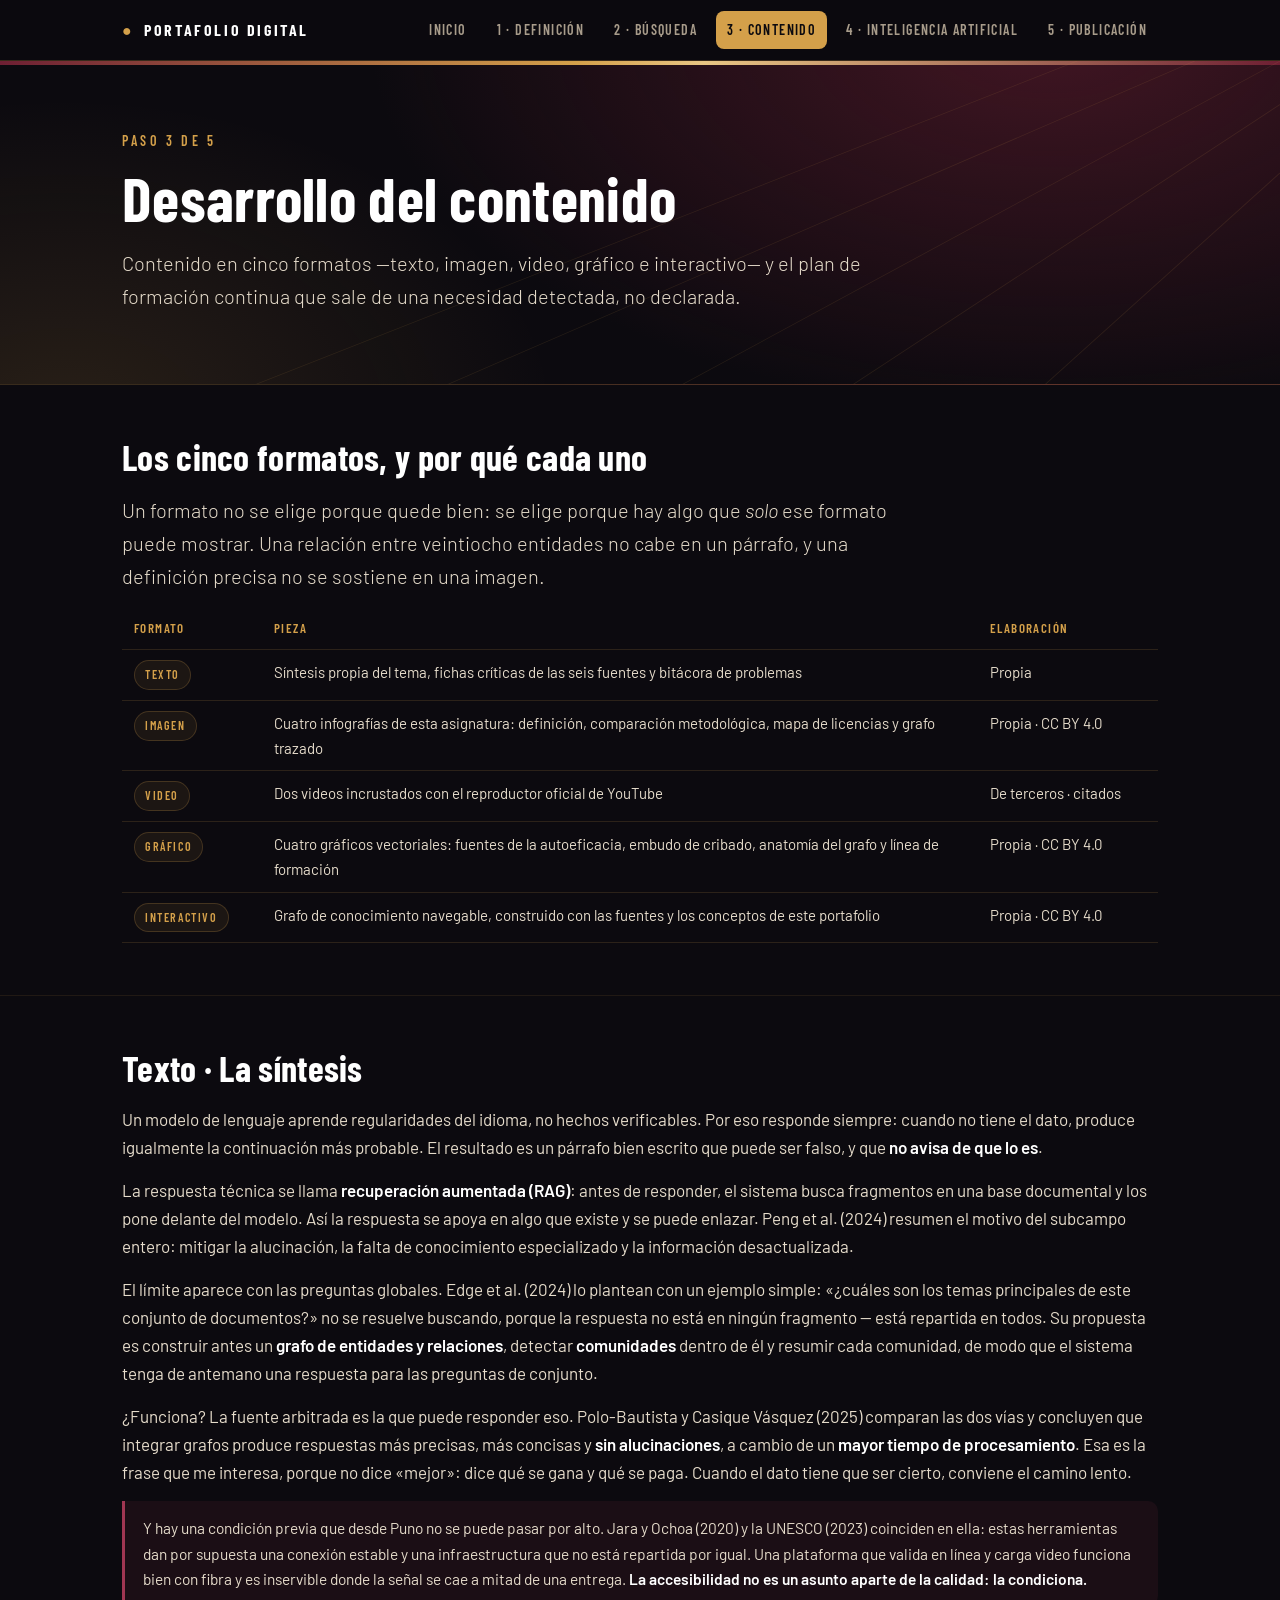
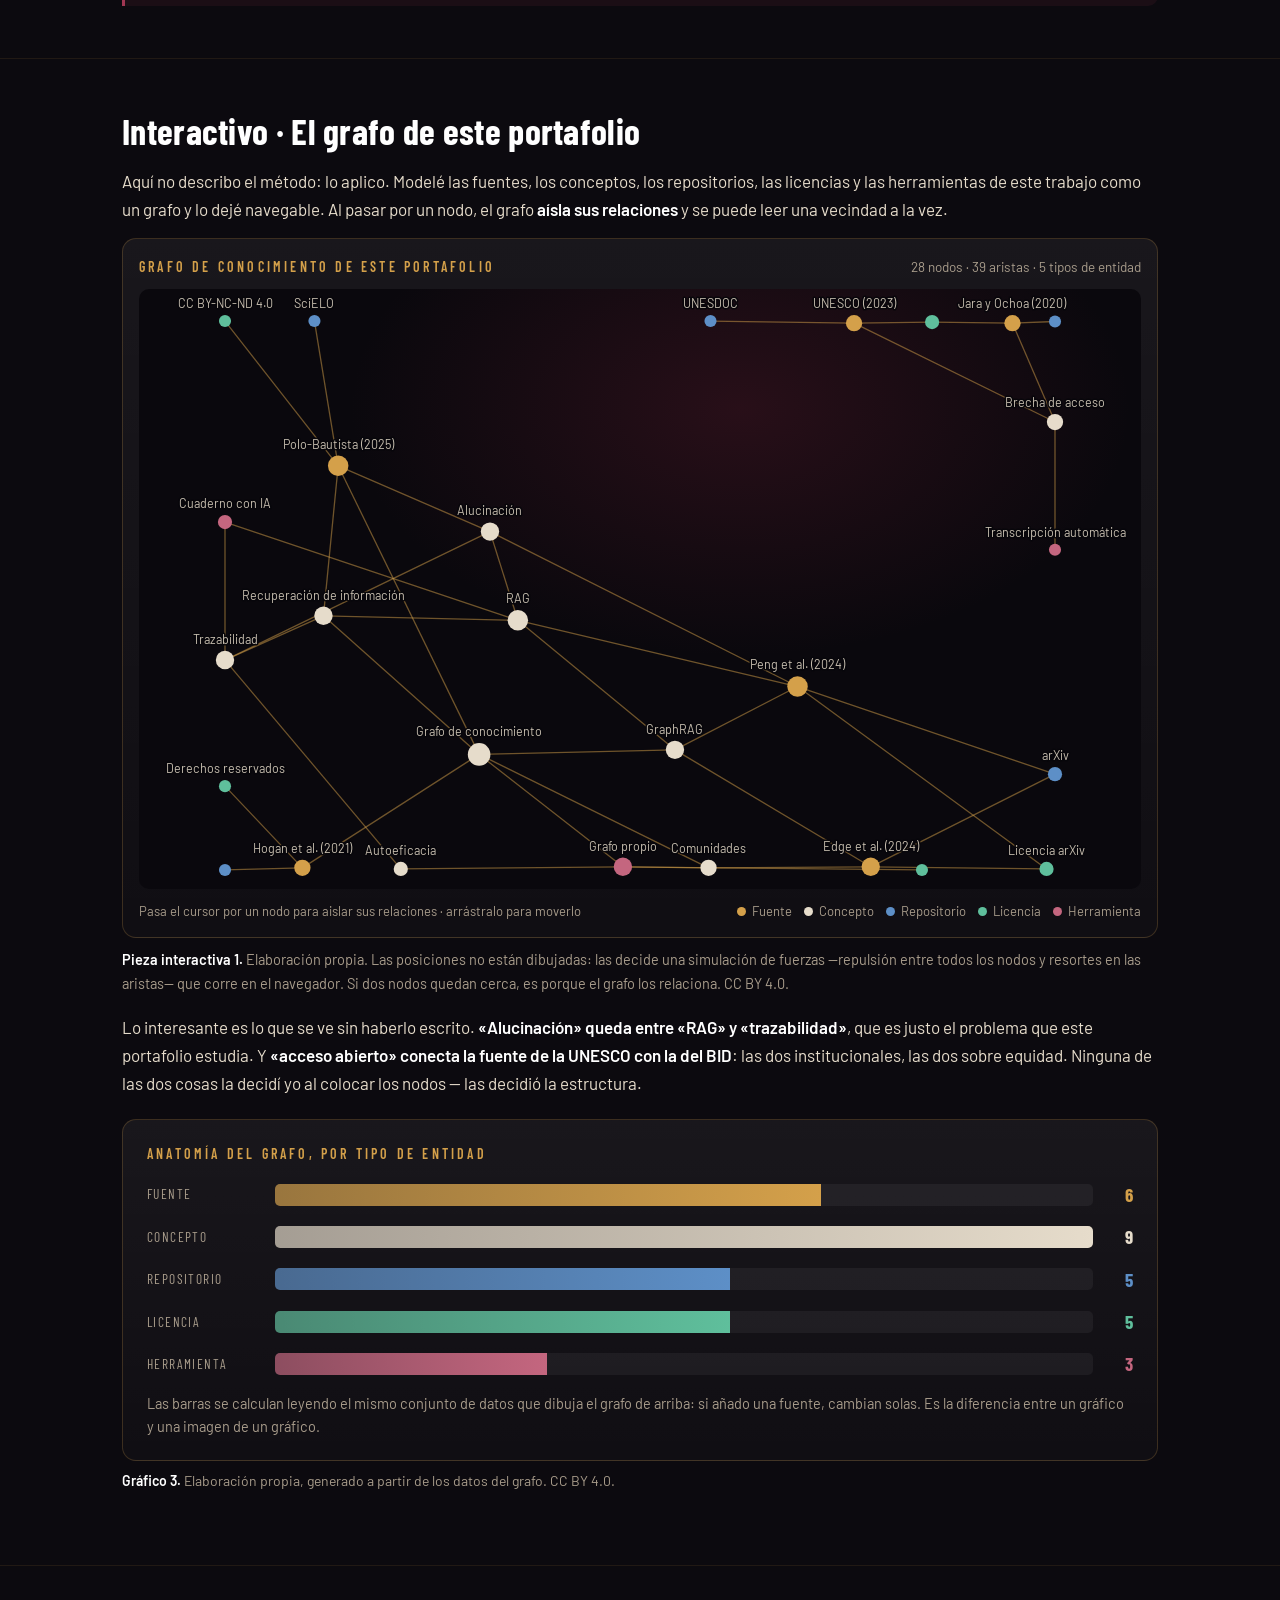
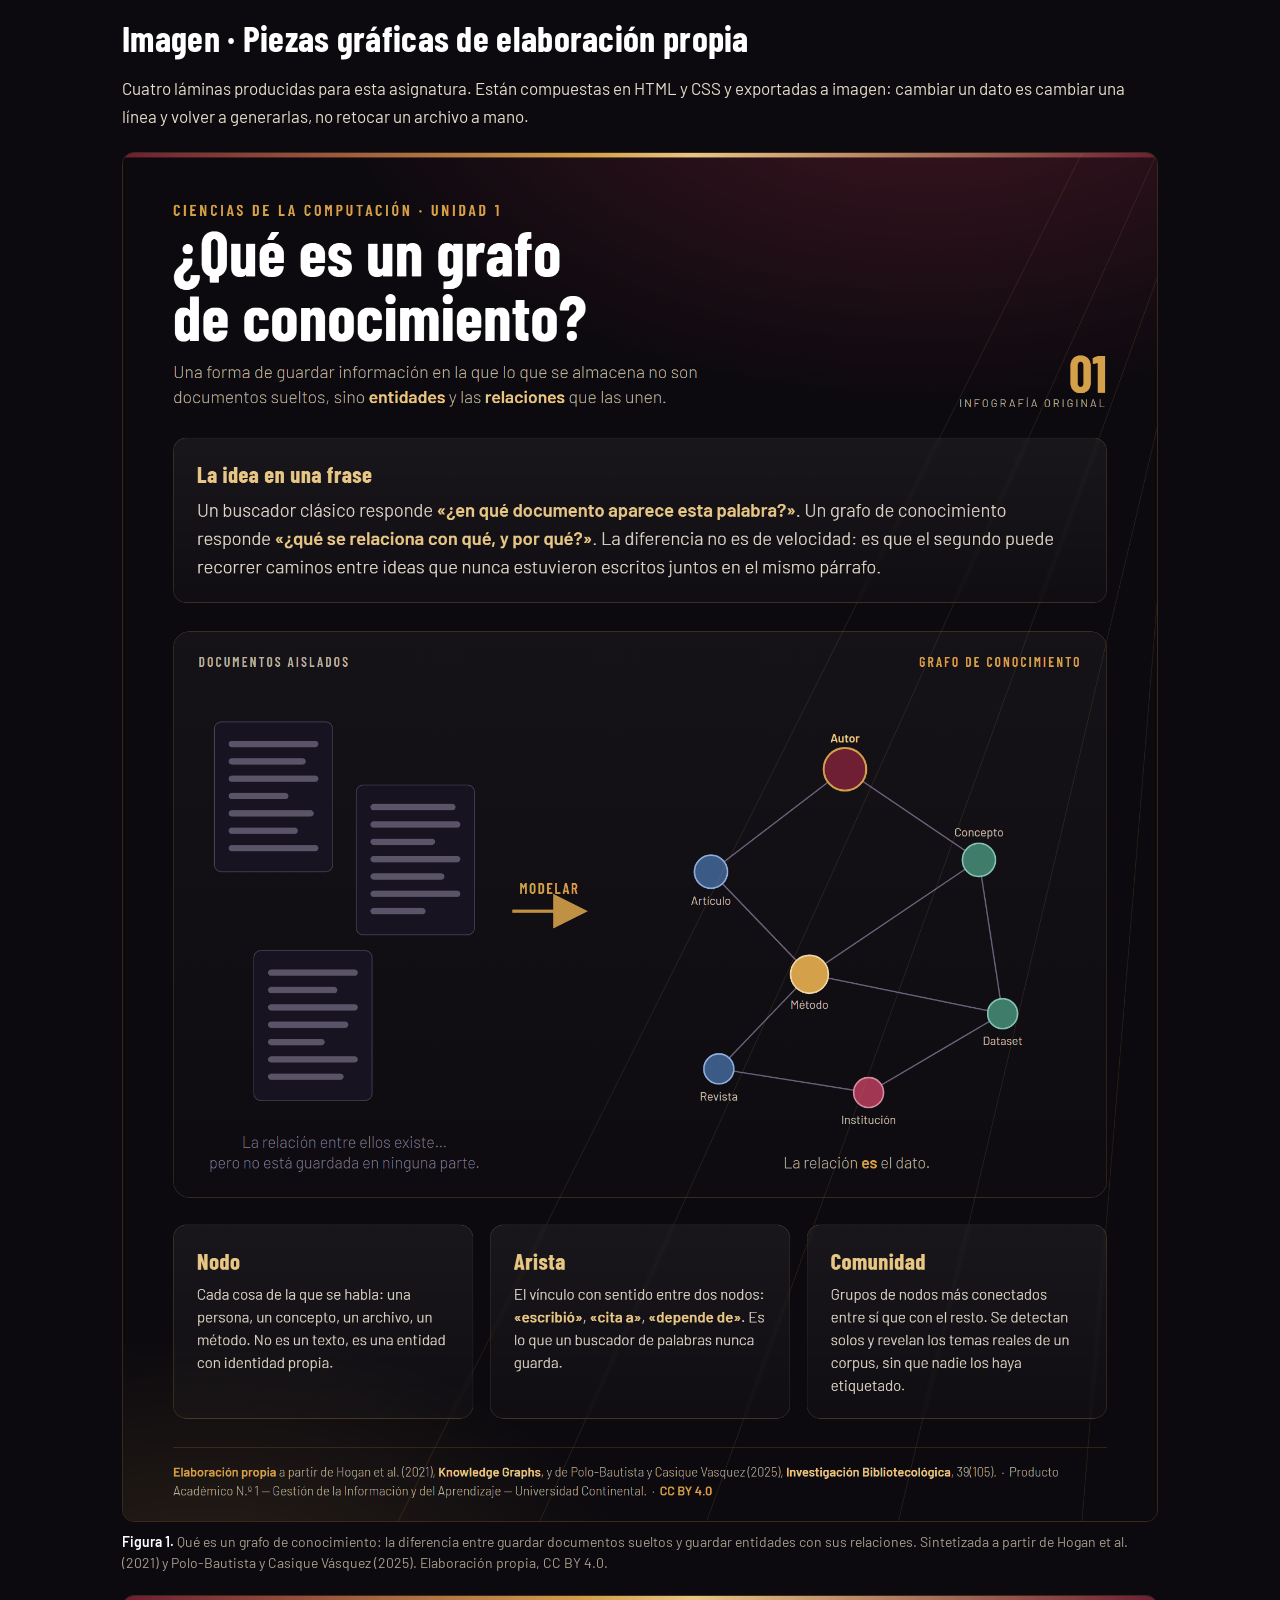
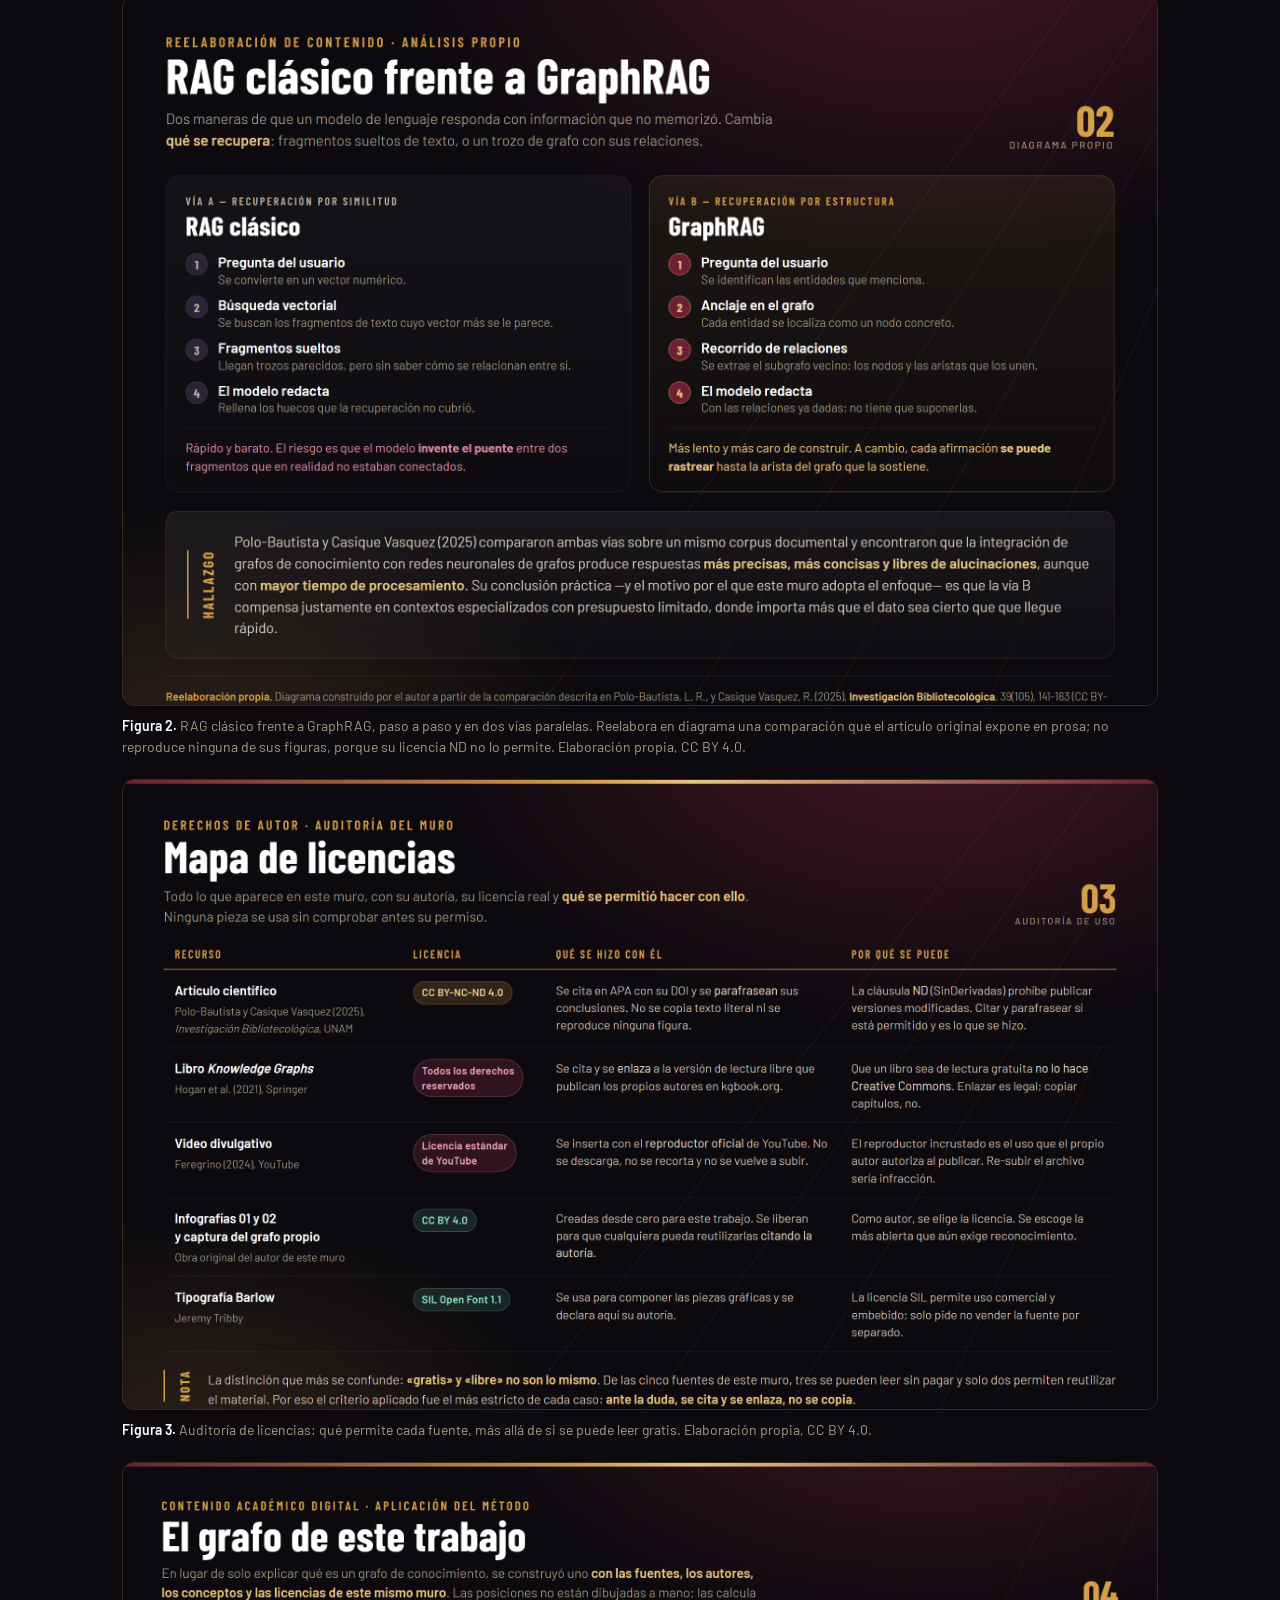
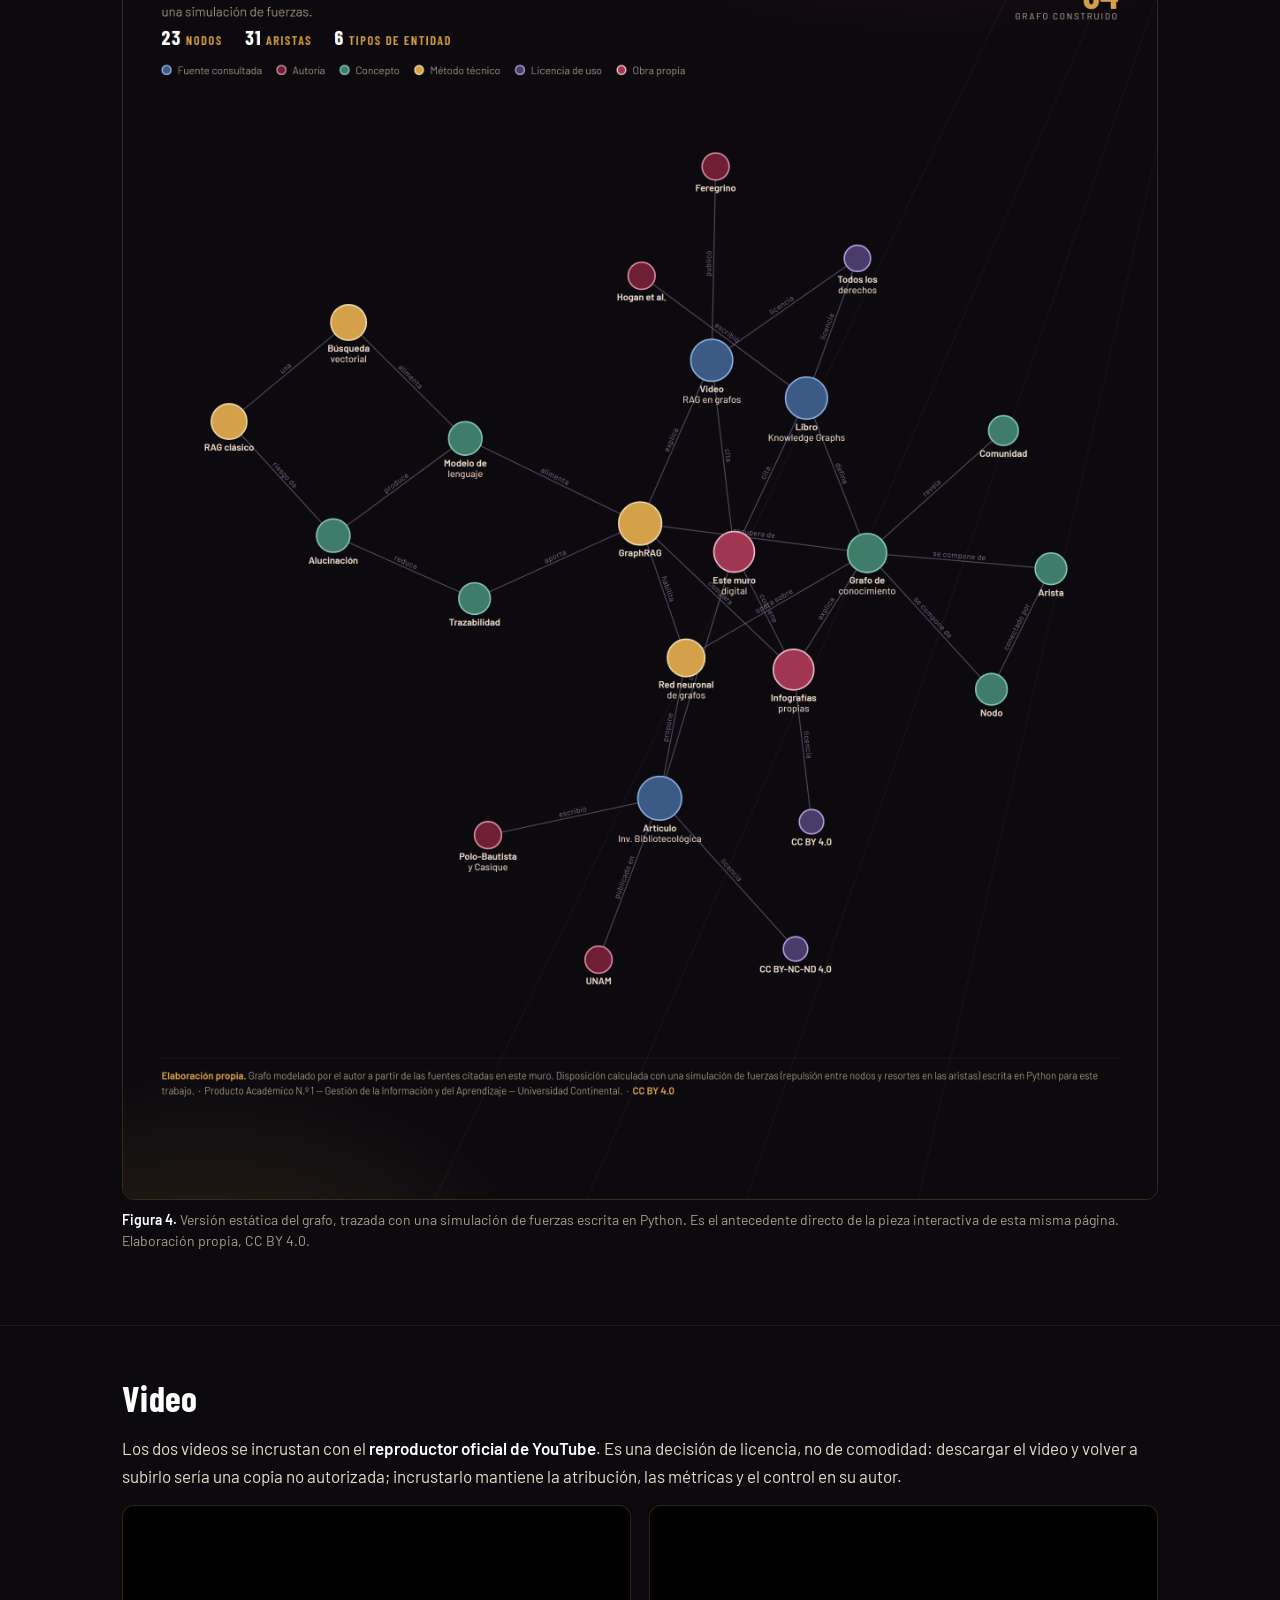
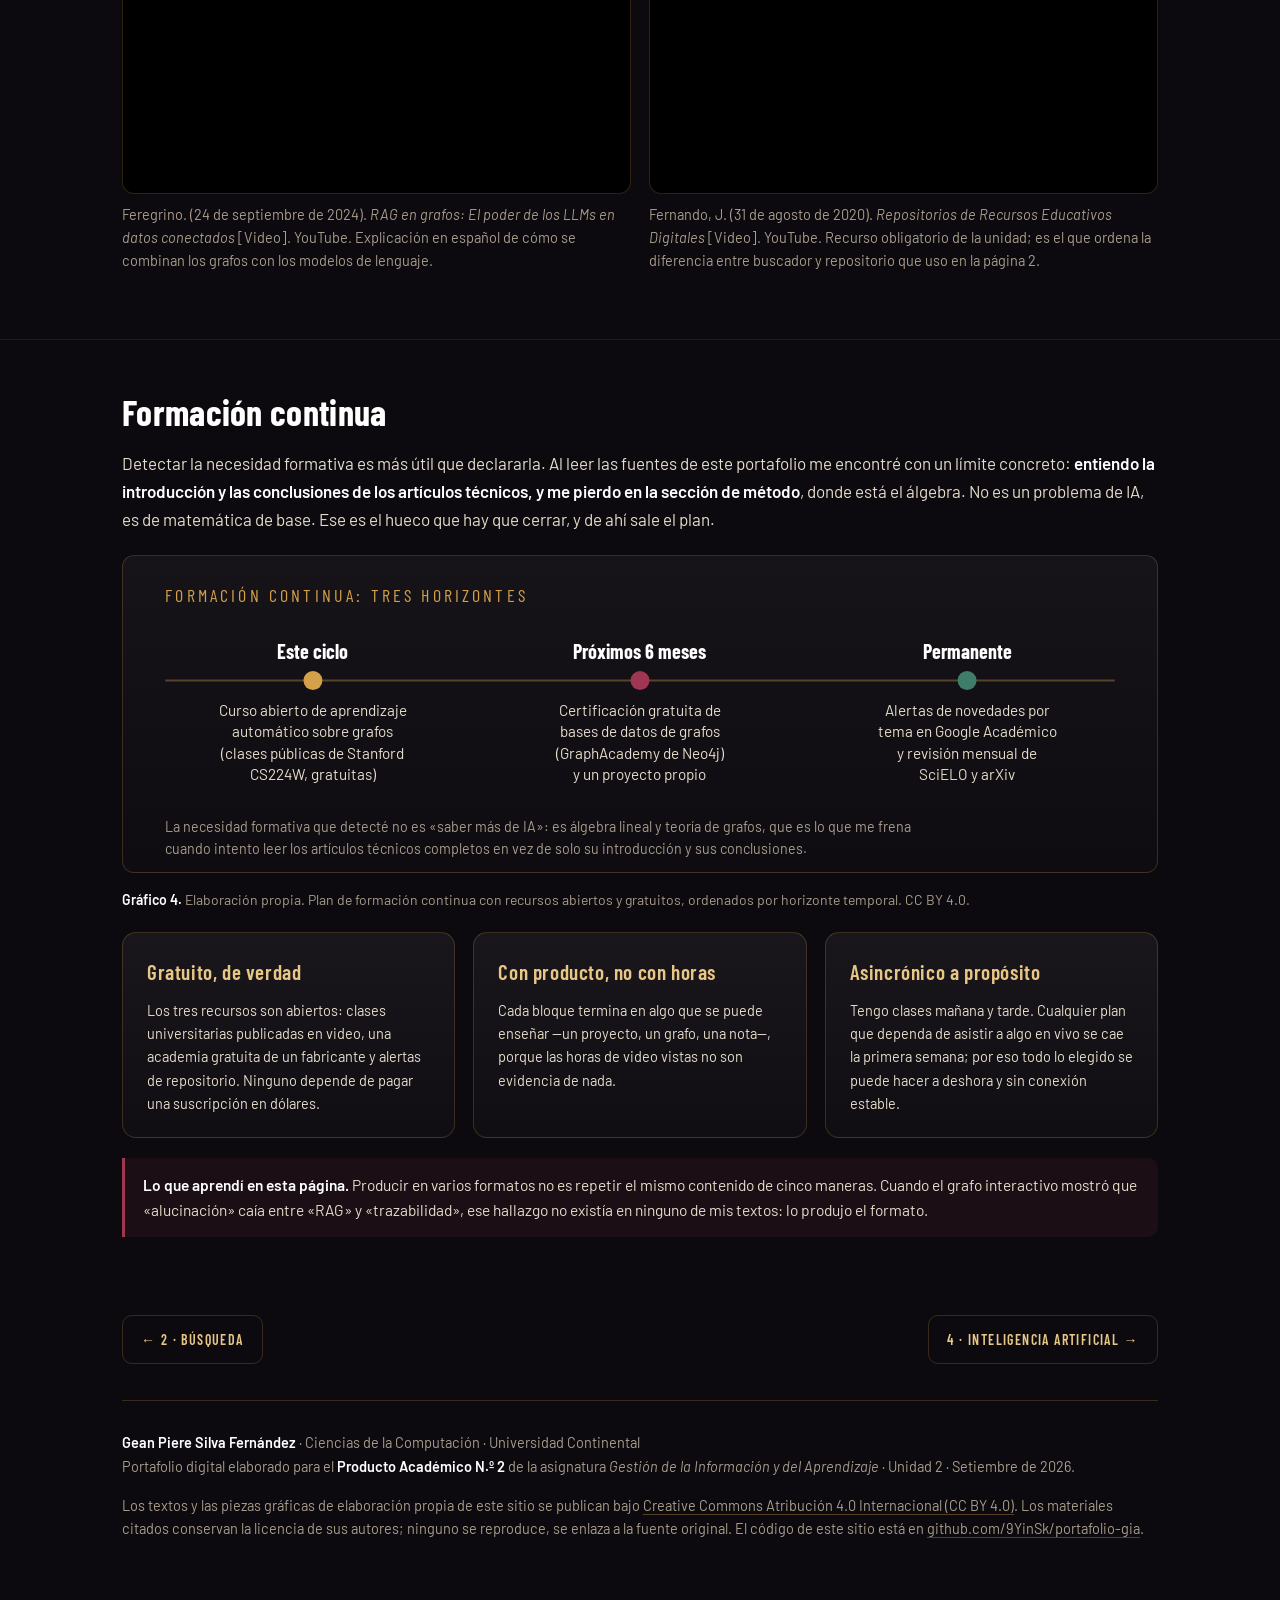
<file: 03-contenido.html>
<!doctype html>
<html lang="es">
<head>
<meta charset="utf-8">
<meta name="viewport" content="width=device-width, initial-scale=1">
<title>3 &middot; Desarrollo del contenido &middot; Portafolio digital</title>
<meta name="description" content="Contenido en cinco formatos &mdash;texto, imagen, video, gr&aacute;fico e interactivo&mdash; y el plan de formaci&oacute;n continua que sale de una ne">
<meta name="author" content="Gean Piere Silva Fernández">
<link rel="stylesheet" href="assets/sitio.css">
<link rel="icon" href="data:image/svg+xml,<svg xmlns='http://www.w3.org/2000/svg' viewBox='0 0 32 32'><circle cx='16' cy='16' r='13' fill='%236e1f33' stroke='%23d4a04a' stroke-width='2'/><circle cx='16' cy='16' r='4' fill='%23d4a04a'/></svg>">
</head>
<body>
<nav class="nav"><div class="nav-in"><a class="marca" href="index.html"><em>&#9679;</em> Portafolio digital</a><a class="lk" href="index.html">Inicio</a><a class="lk" href="01-definicion.html">1 · Definición</a><a class="lk" href="02-busqueda.html">2 · Búsqueda</a><a class="lk act" href="03-contenido.html">3 · Contenido</a><a class="lk" href="04-ia.html">4 · Inteligencia artificial</a><a class="lk" href="05-publicacion.html">5 · Publicación</a></div></nav>
<header class="hero"><div class="filete"></div><svg class="rayos" viewBox="0 0 1200 520" preserveAspectRatio="none" aria-hidden="true">
<g stroke="#d4a04a" stroke-width="1" opacity=".55">
<line x1="1200" y1="0" x2="640" y2="520"/><line x1="1200" y1="70" x2="800" y2="520"/>
<line x1="1200" y1="180" x2="980" y2="520"/><line x1="1120" y1="0" x2="420" y2="520"/>
<line x1="1010" y1="0" x2="240" y2="520"/>
</g></svg>
  <div class="wrap">
    <div class="kicker">Paso 3 de 5</div>
    <h1>Desarrollo del contenido</h1>
    <p class="entrada" style="margin-top:18px">Contenido en cinco formatos &mdash;texto, imagen, video, gr&aacute;fico e interactivo&mdash; y el plan de formaci&oacute;n continua que sale de una necesidad detectada, no declarada.</p>
  </div>
</header>
<main>
<section class="bloque"><div class="wrap">
  <h2>Los cinco formatos, y por qu&eacute; cada uno</h2>
  <p class="entrada">Un formato no se elige porque quede bien: se elige porque hay algo que <em>solo</em> ese
  formato puede mostrar. Una relaci&oacute;n entre veintiocho entidades no cabe en un p&aacute;rrafo, y una definici&oacute;n
  precisa no se sostiene en una imagen.</p>
  
<div class="tabla-scroll"><table>
<thead><tr><th style="width:140px">Formato</th><th>Pieza</th><th style="width:180px">Elaboraci&oacute;n</th></tr></thead>
<tbody>
<tr><td><span class="pill">Texto</span></td><td>S&iacute;ntesis propia del tema, fichas cr&iacute;ticas de las seis fuentes y bit&aacute;cora de problemas</td><td>Propia</td></tr>
<tr><td><span class="pill">Imagen</span></td><td>Cuatro infograf&iacute;as de esta asignatura: definici&oacute;n, comparaci&oacute;n metodol&oacute;gica, mapa de licencias y grafo trazado</td><td>Propia &middot; CC BY 4.0</td></tr>
<tr><td><span class="pill">Video</span></td><td>Dos videos incrustados con el reproductor oficial de YouTube</td><td>De terceros &middot; citados</td></tr>
<tr><td><span class="pill">Gr&aacute;fico</span></td><td>Cuatro gr&aacute;ficos vectoriales: fuentes de la autoeficacia, embudo de cribado, anatom&iacute;a del grafo y l&iacute;nea de formaci&oacute;n</td><td>Propia &middot; CC BY 4.0</td></tr>
<tr><td><span class="pill">Interactivo</span></td><td>Grafo de conocimiento navegable, construido con las fuentes y los conceptos de este portafolio</td><td>Propia &middot; CC BY 4.0</td></tr>
</tbody></table></div>
</div></section>

<section class="bloque"><div class="wrap">
  <h2>Texto &middot; La s&iacute;ntesis</h2>
  <p>Un modelo de lenguaje aprende regularidades del idioma, no hechos verificables. Por eso responde siempre:
  cuando no tiene el dato, produce igualmente la continuaci&oacute;n m&aacute;s probable. El resultado es un p&aacute;rrafo
  bien escrito que puede ser falso, y que <strong>no avisa de que lo es</strong>.</p>
  <p>La respuesta t&eacute;cnica se llama <strong>recuperaci&oacute;n aumentada (RAG)</strong>: antes de responder, el
  sistema busca fragmentos en una base documental y los pone delante del modelo. As&iacute; la respuesta se apoya en
  algo que existe y se puede enlazar. Peng et al. (2024) resumen el motivo del subcampo entero: mitigar la
  alucinaci&oacute;n, la falta de conocimiento especializado y la informaci&oacute;n desactualizada.</p>
  <p>El l&iacute;mite aparece con las preguntas globales. Edge et al. (2024) lo plantean con un ejemplo simple:
  &laquo;&iquest;cu&aacute;les son los temas principales de este conjunto de documentos?&raquo; no se resuelve buscando,
  porque la respuesta no est&aacute; en ning&uacute;n fragmento &mdash; est&aacute; repartida en todos. Su propuesta es construir
  antes un <strong>grafo de entidades y relaciones</strong>, detectar <strong>comunidades</strong> dentro de &eacute;l y
  resumir cada comunidad, de modo que el sistema tenga de antemano una respuesta para las preguntas de conjunto.</p>
  <p>&iquest;Funciona? La fuente arbitrada es la que puede responder eso. Polo-Bautista y Casique V&aacute;squez (2025)
  comparan las dos v&iacute;as y concluyen que integrar grafos produce respuestas m&aacute;s precisas, m&aacute;s concisas y
  <strong>sin alucinaciones</strong>, a cambio de un <strong>mayor tiempo de procesamiento</strong>. Esa es la frase
  que me interesa, porque no dice &laquo;mejor&raquo;: dice qu&eacute; se gana y qu&eacute; se paga. Cuando el dato tiene que
  ser cierto, conviene el camino lento.</p>
  <div class="nota">Y hay una condici&oacute;n previa que desde Puno no se puede pasar por alto. Jara y Ochoa (2020)
  y la UNESCO (2023) coinciden en ella: estas herramientas dan por supuesta una conexi&oacute;n estable y una
  infraestructura que no est&aacute; repartida por igual. Una plataforma que valida en l&iacute;nea y carga video funciona
  bien con fibra y es inservible donde la se&ntilde;al se cae a mitad de una entrega.
  <strong>La accesibilidad no es un asunto aparte de la calidad: la condiciona.</strong></div>
</div></section>

<section class="bloque"><div class="wrap">
  <h2>Interactivo &middot; El grafo de este portafolio</h2>
  <p>Aqu&iacute; no describo el m&eacute;todo: lo aplico. Model&eacute; las fuentes, los conceptos, los repositorios, las
  licencias y las herramientas de este trabajo como un grafo y lo dej&eacute; navegable. Al pasar por un nodo, el
  grafo <strong>a&iacute;sla sus relaciones</strong> y se puede leer una vecindad a la vez.</p>
  
<div class="tarjeta" style="padding:16px">
  <div style="display:flex;justify-content:space-between;align-items:baseline;gap:12px;flex-wrap:wrap;margin-bottom:10px">
    <div class="kicker" style="margin:0">Grafo de conocimiento de este portafolio</div>
    <div class="small tenue" id="g-stats" style="font-size:13.5px">cargando&hellip;</div>
  </div>
  <canvas id="g" style="width:100%;height:600px;display:block;border-radius:10px;background:radial-gradient(600px 380px at 60% 20%,rgba(110,31,51,.30),transparent 65%),#0a080d;cursor:grab;touch-action:none"></canvas>
  <div style="display:flex;gap:14px;flex-wrap:wrap;margin-top:12px;align-items:center">
    <span class="small tenue" style="font-size:13px">Pasa el cursor por un nodo para aislar sus relaciones &middot; arr&aacute;stralo para moverlo</span>
    <span style="flex:1"></span>
    <span id="g-leyenda" style="display:flex;gap:12px;flex-wrap:wrap"></span>
  </div>
</div>
<p class="small tenue" style="margin-top:10px"><strong>Pieza interactiva 1.</strong> Elaboraci&oacute;n propia.
Las posiciones no est&aacute;n dibujadas: las decide una simulaci&oacute;n de fuerzas &mdash;repulsi&oacute;n entre todos los
nodos y resortes en las aristas&mdash; que corre en el navegador. Si dos nodos quedan cerca, es porque el grafo
los relaciona. CC BY 4.0.</p>

  <p style="margin-top:18px">Lo interesante es lo que se ve sin haberlo escrito.
  <strong>&laquo;Alucinaci&oacute;n&raquo; queda entre &laquo;RAG&raquo; y &laquo;trazabilidad&raquo;</strong>, que es justo el
  problema que este portafolio estudia. Y <strong>&laquo;acceso abierto&raquo; conecta la fuente de la UNESCO con la
  del BID</strong>: las dos institucionales, las dos sobre equidad. Ninguna de las dos cosas la decid&iacute; yo al
  colocar los nodos &mdash; las decidi&oacute; la estructura.</p>
  
<figure>
<div class="tarjeta">
  <div class="kicker" style="margin-bottom:14px">Anatom&iacute;a del grafo, por tipo de entidad</div>
  <div id="chart"></div>
  <p class="small tenue" style="margin:12px 0 0">Las barras se calculan leyendo el mismo conjunto de datos que
  dibuja el grafo de arriba: si a&ntilde;ado una fuente, cambian solas. Es la diferencia entre un gr&aacute;fico y una
  imagen de un gr&aacute;fico.</p>
</div>
<figcaption><strong>Gr&aacute;fico 3.</strong> Elaboraci&oacute;n propia, generado a partir de los datos del grafo. CC BY 4.0.</figcaption>
</figure>
</div></section>

<section class="bloque"><div class="wrap">
  <h2>Imagen &middot; Piezas gr&aacute;ficas de elaboraci&oacute;n propia</h2>
  <p>Cuatro l&aacute;minas producidas para esta asignatura. Est&aacute;n compuestas en HTML y CSS y exportadas a imagen:
  cambiar un dato es cambiar una l&iacute;nea y volver a generarlas, no retocar un archivo a mano.</p>
  <figure><img src="assets/pa1-fig1.png" alt="Infograf&iacute;a: qu&eacute; es un grafo de conocimiento" loading="lazy">
  <figcaption><strong>Figura 1.</strong> Qu&eacute; es un grafo de conocimiento: la diferencia entre guardar documentos
  sueltos y guardar entidades con sus relaciones. Sintetizada a partir de Hogan et al. (2021) y
  Polo-Bautista y Casique V&aacute;squez (2025). Elaboraci&oacute;n propia, CC BY 4.0.</figcaption></figure>
  <figure><img src="assets/pa1-fig2.png" alt="Diagrama comparativo entre RAG cl&aacute;sico y GraphRAG" loading="lazy">
  <figcaption><strong>Figura 2.</strong> RAG cl&aacute;sico frente a GraphRAG, paso a paso y en dos v&iacute;as paralelas.
  Reelabora en diagrama una comparaci&oacute;n que el art&iacute;culo original expone en prosa; no reproduce ninguna de sus
  figuras, porque su licencia ND no lo permite. Elaboraci&oacute;n propia, CC BY 4.0.</figcaption></figure>
  <figure><img src="assets/pa1-fig3.png" alt="Mapa de licencias de las fuentes" loading="lazy">
  <figcaption><strong>Figura 3.</strong> Auditor&iacute;a de licencias: qu&eacute; permite cada fuente, m&aacute;s all&aacute; de si se
  puede leer gratis. Elaboraci&oacute;n propia, CC BY 4.0.</figcaption></figure>
  <figure><img src="assets/pa1-fig4.png" alt="Grafo de conocimiento trazado con una simulaci&oacute;n de fuerzas" loading="lazy">
  <figcaption><strong>Figura 4.</strong> Versi&oacute;n est&aacute;tica del grafo, trazada con una simulaci&oacute;n de fuerzas
  escrita en Python. Es el antecedente directo de la pieza interactiva de esta misma p&aacute;gina.
  Elaboraci&oacute;n propia, CC BY 4.0.</figcaption></figure>
</div></section>

<section class="bloque"><div class="wrap">
  <h2>Video</h2>
  <p>Los dos videos se incrustan con el <strong>reproductor oficial de YouTube</strong>. Es una decisi&oacute;n de
  licencia, no de comodidad: descargar el video y volver a subirlo ser&iacute;a una copia no autorizada; incrustarlo
  mantiene la atribuci&oacute;n, las m&eacute;tricas y el control en su autor.</p>
  <div class="rejilla r2">
    <div>
      <div class="video"><iframe src="https://www.youtube-nocookie.com/embed/5AIOoM3sD2E" title="RAG en grafos: el poder de los LLM en datos conectados" loading="lazy" allowfullscreen></iframe></div>
      <p class="small tenue" style="margin-top:9px">Feregrino. (24 de septiembre de 2024). <em>RAG en grafos: El poder
      de los LLMs en datos conectados</em> [Video]. YouTube. Explicaci&oacute;n en espa&ntilde;ol de c&oacute;mo se combinan los
      grafos con los modelos de lenguaje.</p>
    </div>
    <div>
      <div class="video"><iframe src="https://www.youtube-nocookie.com/embed/v54XHqP-WAU" title="Repositorios de recursos educativos digitales" loading="lazy" allowfullscreen></iframe></div>
      <p class="small tenue" style="margin-top:9px">Fernando, J. (31 de agosto de 2020). <em>Repositorios de Recursos
      Educativos Digitales</em> [Video]. YouTube. Recurso obligatorio de la unidad; es el que ordena la diferencia
      entre buscador y repositorio que uso en la p&aacute;gina&nbsp;2.</p>
    </div>
  </div>
</div></section>

<section class="bloque"><div class="wrap">
  <h2>Formaci&oacute;n continua</h2>
  <p>Detectar la necesidad formativa es m&aacute;s &uacute;til que declararla. Al leer las fuentes de este portafolio me
  encontr&eacute; con un l&iacute;mite concreto: <strong>entiendo la introducci&oacute;n y las conclusiones de los art&iacute;culos
  t&eacute;cnicos, y me pierdo en la secci&oacute;n de m&eacute;todo</strong>, donde est&aacute; el &aacute;lgebra. No es un problema de IA,
  es de matem&aacute;tica de base. Ese es el hueco que hay que cerrar, y de ah&iacute; sale el plan.</p>
  
<figure>
<svg viewBox="0 0 980 300" role="img" aria-label="Plan de formacion continua en tres horizontes" style="width:100%;height:auto;border:1px solid var(--borde);border-radius:12px;background:linear-gradient(180deg,rgba(255,255,255,.045),rgba(255,255,255,.012))">
  <text x="40" y="44" fill="#d4a04a" font-family="Barlow Condensed, sans-serif" font-size="17" letter-spacing="3">FORMACI&Oacute;N CONTINUA: TRES HORIZONTES</text>
  <line x1="40" y1="118" x2="940" y2="118" stroke="#d4a04a" stroke-opacity=".35" stroke-width="2"/>
  <g font-family="Barlow Condensed, sans-serif">
    <circle cx="180" cy="118" r="9" fill="#d4a04a"/><circle cx="490" cy="118" r="9" fill="#a03652"/><circle cx="800" cy="118" r="9" fill="#3f7d6a"/>
    <text x="180" y="98" fill="#fff" font-size="19" font-weight="700" text-anchor="middle">Este ciclo</text>
    <text x="490" y="98" fill="#fff" font-size="19" font-weight="700" text-anchor="middle">Pr&oacute;ximos 6 meses</text>
    <text x="800" y="98" fill="#fff" font-size="19" font-weight="700" text-anchor="middle">Permanente</text>
  </g>
  <g font-family="Barlow, sans-serif" font-size="14.5" fill="#e6dccb">
    <text x="180" y="152" text-anchor="middle">Curso abierto de aprendizaje</text>
    <text x="180" y="172" text-anchor="middle">autom&aacute;tico sobre grafos</text>
    <text x="180" y="192" text-anchor="middle">(clases p&uacute;blicas de Stanford</text>
    <text x="180" y="212" text-anchor="middle">CS224W, gratuitas)</text>
    <text x="490" y="152" text-anchor="middle">Certificaci&oacute;n gratuita de</text>
    <text x="490" y="172" text-anchor="middle">bases de datos de grafos</text>
    <text x="490" y="192" text-anchor="middle">(GraphAcademy de Neo4j)</text>
    <text x="490" y="212" text-anchor="middle">y un proyecto propio</text>
    <text x="800" y="152" text-anchor="middle">Alertas de novedades por</text>
    <text x="800" y="172" text-anchor="middle">tema en Google Acad&eacute;mico</text>
    <text x="800" y="192" text-anchor="middle">y revisi&oacute;n mensual de</text>
    <text x="800" y="212" text-anchor="middle">SciELO y arXiv</text>
  </g>
  <g font-family="Barlow, sans-serif" font-size="13.5" fill="#a89c8b">
    <text x="40" y="262">La necesidad formativa que detect&eacute; no es &laquo;saber m&aacute;s de IA&raquo;: es &aacute;lgebra lineal y teor&iacute;a de grafos, que es lo que me frena</text>
    <text x="40" y="282">cuando intento leer los art&iacute;culos t&eacute;cnicos completos en vez de solo su introducci&oacute;n y sus conclusiones.</text>
  </g>
</svg>
<figcaption><strong>Gr&aacute;fico 4.</strong> Elaboraci&oacute;n propia. Plan de formaci&oacute;n continua con recursos abiertos
y gratuitos, ordenados por horizonte temporal. CC BY 4.0.</figcaption>
</figure>
  <div class="rejilla r3" style="margin-top:6px">
    <div class="tarjeta"><h3>Gratuito, de verdad</h3><p class="small" style="margin-bottom:0">Los tres recursos
    son abiertos: clases universitarias publicadas en video, una academia gratuita de un fabricante y alertas de
    repositorio. Ninguno depende de pagar una suscripci&oacute;n en d&oacute;lares.</p></div>
    <div class="tarjeta"><h3>Con producto, no con horas</h3><p class="small" style="margin-bottom:0">Cada bloque
    termina en algo que se puede ense&ntilde;ar &mdash;un proyecto, un grafo, una nota&mdash;, porque las horas de video
    vistas no son evidencia de nada.</p></div>
    <div class="tarjeta"><h3>Asincr&oacute;nico a prop&oacute;sito</h3><p class="small" style="margin-bottom:0">Tengo clases
    ma&ntilde;ana y tarde. Cualquier plan que dependa de asistir a algo en vivo se cae la primera semana; por eso todo
    lo elegido se puede hacer a deshora y sin conexi&oacute;n estable.</p></div>
  </div>
  <div class="nota" style="margin-top:20px"><strong>Lo que aprend&iacute; en esta p&aacute;gina.</strong> Producir en varios
  formatos no es repetir el mismo contenido de cinco maneras. Cuando el grafo interactivo mostr&oacute; que
  &laquo;alucinaci&oacute;n&raquo; ca&iacute;a entre &laquo;RAG&raquo; y &laquo;trazabilidad&raquo;, ese hallazgo no exist&iacute;a en
  ninguno de mis textos: lo produjo el formato.</div>
</div></section>
</main>
<div class="wrap"><div class="rutas"><a href="02-busqueda.html">&#8592; 2 · Búsqueda</a><a href="04-ia.html">4 · Inteligencia artificial &#8594;</a></div></div>
<div class="wrap"><div class="pie">
<p><strong>Gean Piere Silva Fernández</strong> &middot; Ciencias de la Computación &middot; Universidad Continental<br>
Portafolio digital elaborado para el <strong>Producto Académico N.º 2</strong> de la asignatura
<em>Gestión de la Información y del Aprendizaje</em> &middot; Unidad 2 &middot; Setiembre de 2026.</p>
<p class="small">Los textos y las piezas gráficas de elaboración propia de este sitio se publican bajo
<a href="https://creativecommons.org/licenses/by/4.0/deed.es" rel="license">Creative Commons Atribución 4.0 Internacional (CC BY 4.0)</a>.
Los materiales citados conservan la licencia de sus autores; ninguno se reproduce, se enlaza a la fuente original.
El código de este sitio está en <a href="https://github.com/9YinSk/portafolio-gia">github.com/9YinSk/portafolio-gia</a>.</p>
</div></div>

<script>
(function(){
var N=[
 {id:"hogan",   t:"fuente", l:"Hogan et al. (2021)"},
 {id:"polo",    t:"fuente", l:"Polo-Bautista (2025)"},
 {id:"edge",    t:"fuente", l:"Edge et al. (2024)"},
 {id:"peng",    t:"fuente", l:"Peng et al. (2024)"},
 {id:"unesco",  t:"fuente", l:"UNESCO (2023)"},
 {id:"bid",     t:"fuente", l:"Jara y Ochoa (2020)"},

 {id:"kg",      t:"concepto", l:"Grafo de conocimiento"},
 {id:"rag",     t:"concepto", l:"RAG"},
 {id:"grag",    t:"concepto", l:"GraphRAG"},
 {id:"aluc",    t:"concepto", l:"Alucinaci\u00f3n"},
 {id:"traz",    t:"concepto", l:"Trazabilidad"},
 {id:"com",     t:"concepto", l:"Comunidades"},
 {id:"ri",      t:"concepto", l:"Recuperaci\u00f3n de informaci\u00f3n"},
 {id:"brecha",  t:"concepto", l:"Brecha de acceso"},
 {id:"autoef",  t:"concepto", l:"Autoeficacia"},

 {id:"scielo",  t:"repo", l:"SciELO"},
 {id:"arxiv",   t:"repo", l:"arXiv"},
 {id:"unesdoc", t:"repo", l:"UNESDOC"},
 {id:"repobid", t:"repo", l:"Publicaciones BID"},
 {id:"springer",t:"repo", l:"Springer"},

 {id:"ccbyncnd",t:"licencia", l:"CC BY-NC-ND 4.0"},
 {id:"ccby",    t:"licencia", l:"CC BY 4.0"},
 {id:"tdr",     t:"licencia", l:"Derechos reservados"},
 {id:"aa",      t:"licencia", l:"Acceso abierto"},
 {id:"arxivlic",t:"licencia", l:"Licencia arXiv"},

 {id:"nlm",     t:"herramienta", l:"Cuaderno con IA"},
 {id:"whisper", t:"herramienta", l:"Transcripci\u00f3n autom\u00e1tica"},
 {id:"propia",  t:"herramienta", l:"Grafo propio"}
];
var E=[
 ["hogan","kg"],["hogan","springer"],["hogan","tdr"],
 ["polo","kg"],["polo","ri"],["polo","aluc"],["polo","scielo"],["polo","ccbyncnd"],
 ["edge","grag"],["edge","com"],["edge","arxiv"],["edge","arxivlic"],
 ["peng","grag"],["peng","rag"],["peng","aluc"],["peng","arxiv"],["peng","arxivlic"],
 ["unesco","unesdoc"],["unesco","aa"],["unesco","brecha"],
 ["bid","repobid"],["bid","aa"],["bid","brecha"],
 ["grag","kg"],["grag","rag"],["rag","ri"],["rag","aluc"],["aluc","traz"],
 ["traz","ri"],["com","kg"],["kg","ri"],
 ["propia","kg"],["propia","com"],["propia","ccby"],
 ["nlm","rag"],["nlm","traz"],["whisper","brecha"],
 ["autoef","traz"],["autoef","propia"]
];
var COL={fuente:"#d4a04a",concepto:"#e6dccb",repo:"#5d8fc7",licencia:"#5fbf9c",herramienta:"#c4667f"};
var NOM={fuente:"Fuente",concepto:"Concepto",repo:"Repositorio",licencia:"Licencia",herramienta:"Herramienta"};

var idx={}; N.forEach(function(n,i){idx[n.id]=i; n.deg=0;});
var links=E.map(function(e){ N[idx[e[0]]].deg++; N[idx[e[1]]].deg++; return {s:idx[e[0]],t:idx[e[1]]}; });
var adj={}; links.forEach(function(l){ (adj[l.s]=adj[l.s]||{})[l.t]=1; (adj[l.t]=adj[l.t]||{})[l.s]=1; });

document.getElementById("g-stats").textContent = N.length+" nodos \u00b7 "+links.length+" aristas \u00b7 "+Object.keys(NOM).length+" tipos de entidad";
document.getElementById("g-leyenda").innerHTML = Object.keys(NOM).map(function(k){
  return '<span class="small" style="font-size:13px;color:var(--lino-tenue)"><span style="display:inline-block;width:9px;height:9px;border-radius:50%;background:'+COL[k]+';margin-right:6px"></span>'+NOM[k]+'</span>';
}).join("");

// ---- grafico de barras (mismos datos) ----
var conteo={}; N.forEach(function(n){conteo[n.t]=(conteo[n.t]||0)+1;});
var maxc=Math.max.apply(null,Object.keys(conteo).map(function(k){return conteo[k];}));
document.getElementById("chart").innerHTML = Object.keys(NOM).map(function(k){
  var v=conteo[k]||0, w=(v/maxc*100).toFixed(1);
  return '<div style="display:flex;align-items:center;gap:12px;margin-bottom:11px">'+
   '<span style="flex:0 0 116px;font-family:Barlow Condensed,sans-serif;letter-spacing:1.4px;text-transform:uppercase;font-size:13.5px;color:var(--lino-tenue)">'+NOM[k]+'</span>'+
   '<span style="flex:1;height:22px;background:rgba(255,255,255,.05);border-radius:5px;overflow:hidden;display:block">'+
   '<span style="display:block;height:100%;width:'+w+'%;background:linear-gradient(90deg,'+COL[k]+'aa,'+COL[k]+')"></span></span>'+
   '<span style="flex:0 0 28px;font-family:Barlow Condensed,sans-serif;font-size:19px;font-weight:700;color:'+COL[k]+';text-align:right">'+v+'</span></div>';
}).join("");

// ---- simulacion de fuerzas ----
var cv=document.getElementById("g"), cx=cv.getContext("2d"), W=0,H=0,dpr=1;
function medir(){ dpr=Math.min(window.devicePixelRatio||1,2); var r=cv.getBoundingClientRect();
  W=r.width; H=r.height; cv.width=W*dpr; cv.height=H*dpr; cx.setTransform(dpr,0,0,dpr,0,0); }
medir(); window.addEventListener("resize",medir);

var MX=86, MY=26;
var k = Math.sqrt(Math.max(W*H,1)/N.length)*1.0, temp = W/6;
N.forEach(function(n,i){
  var a=i*2.39996, rr=Math.sqrt((i+0.6)/N.length)*Math.min(W-2*MX,H-2*MY)*0.48;
  n.x=W/2+Math.cos(a)*rr; n.y=H/2+Math.sin(a)*rr; n.fx=0; n.fy=0;
  n.r=5+Math.min(n.deg,8)*1.05;
});

var sobre=null, arrastra=null;
function paso(){
  var i,j,a,b,dx,dy,d,f;
  for(i=0;i<N.length;i++){ N[i].fx=0; N[i].fy=0; }
  for(i=0;i<N.length;i++){ for(j=i+1;j<N.length;j++){
    a=N[i]; b=N[j]; dx=a.x-b.x; dy=a.y-b.y;
    d=Math.sqrt(dx*dx+dy*dy); if(d<1){ d=1; dx=(Math.random()-0.5); dy=(Math.random()-0.5); }
    f=k*k/d; dx/=d; dy/=d;
    a.fx+=dx*f; a.fy+=dy*f; b.fx-=dx*f; b.fy-=dy*f;
  } }
  for(i=0;i<links.length;i++){
    a=N[links[i].s]; b=N[links[i].t];
    dx=a.x-b.x; dy=a.y-b.y; d=Math.sqrt(dx*dx+dy*dy)||1;
    f=d*d/k; dx/=d; dy/=d;
    a.fx-=dx*f; a.fy-=dy*f; b.fx+=dx*f; b.fy+=dy*f;
  }
  for(i=0;i<N.length;i++){
    a=N[i]; if(a===arrastra) continue;
    d=Math.sqrt(a.fx*a.fx+a.fy*a.fy)||1;
    var m=Math.min(d,temp);
    a.x+=a.fx/d*m; a.y+=a.fy/d*m;
    a.x+=(W/2-a.x)*0.009; a.y+=(H/2-a.y)*0.013;
    a.x=Math.max(MX,Math.min(W-MX,a.x));
    a.y=Math.max(MY+a.r,Math.min(H-MY*0.5-a.r,a.y));
  }
  temp*=0.974;
}
function etiqueta(n,i,activo,x,y){
  cx.font=(activo?"600 ":"400 ")+"12.5px Barlow, system-ui, sans-serif";
  cx.textAlign="left"; cx.textBaseline="alphabetic";
  cx.lineWidth=3.2; cx.strokeStyle="rgba(8,6,11,.92)"; cx.lineJoin="round";
  cx.strokeText(n.l,x,y);
  cx.fillStyle=activo?"#ffffff":"rgba(230,220,203,.86)";
  cx.fillText(n.l,x,y);
}
var orden = N.map(function(_,i){return i;}).sort(function(a,b){return N[b].deg-N[a].deg;});
function vecino(i){ return sobre===null || sobre===i || (adj[sobre]&&adj[sobre][i]); }
function pintar(){
  cx.clearRect(0,0,W,H);
  links.forEach(function(l){
    var on = sobre===null || l.s===sobre || l.t===sobre;
    cx.strokeStyle = on ? "rgba(212,160,74,.50)" : "rgba(212,160,74,.09)";
    cx.lineWidth = on?1.3:0.7; cx.beginPath();
    cx.moveTo(N[l.s].x,N[l.s].y); cx.lineTo(N[l.t].x,N[l.t].y); cx.stroke();
  });
  N.forEach(function(n,i){
    cx.globalAlpha = vecino(i)?1:0.20;
    cx.beginPath(); cx.arc(n.x,n.y,n.r,0,6.2832);
    cx.fillStyle=COL[n.t]; cx.fill();
    if(i===sobre){ cx.lineWidth=2; cx.strokeStyle="#fff"; cx.stroke(); }
    cx.globalAlpha=1;
  });
  // etiquetas al final y sin solaparse: primero las de mayor grado
  var cajas=[];
  orden.forEach(function(i){
    var n=N[i], act=(i===sobre);
    if(sobre!==null && !vecino(i)) return;
    cx.font=(act?"600 ":"400 ")+"12.5px Barlow, system-ui, sans-serif";
    var w=cx.measureText(n.l).width;
    var x=Math.max(5,Math.min(W-w-5, n.x-w/2)), y=n.y-n.r-7;
    var c={x0:x-6,y0:y-15,x1:x+w+6,y1:y+7};
    var choca=false;
    for(var j=0;j<cajas.length;j++){ var o=cajas[j];
      if(!(c.x1<o.x0||c.x0>o.x1||c.y1<o.y0||c.y0>o.y1)){ choca=true; break; } }
    if(choca && !act) return;
    cajas.push(c); etiqueta(n,i,act,x,y);
  });
}
var vivo=false, extra=0;
function despertar(n){ extra=Math.max(extra, n||24); if(!vivo){ vivo=true; requestAnimationFrame(bucle); } }
function bucle(){
  var mover = temp>0.55 || arrastra;
  if(mover) paso();
  pintar();
  if(extra>0) extra--;
  if(mover || extra>0) requestAnimationFrame(bucle); else vivo=false;
}
despertar(0);
window.addEventListener("resize",function(){ despertar(60); });

function pos(ev){ var r=cv.getBoundingClientRect();
  var p = ev.touches? ev.touches[0] : ev; return {x:p.clientX-r.left, y:p.clientY-r.top}; }
function buscar(p){ for(var i=0;i<N.length;i++){ var dx=N[i].x-p.x, dy=N[i].y-p.y;
  if(dx*dx+dy*dy < (N[i].r+9)*(N[i].r+9)) return i; } return null; }
cv.addEventListener("mousemove",function(e){ var p=pos(e);
  if(arrastra){ arrastra.x=p.x; arrastra.y=p.y; temp=Math.max(temp,3); despertar(6); return; }
  var i=buscar(p); if(i!==sobre){ sobre=i; cv.style.cursor=i===null?"grab":"pointer"; despertar(2); } });
cv.addEventListener("mouseleave",function(){ sobre=null; arrastra=null; despertar(2); });
cv.addEventListener("mousedown",function(e){ var i=buscar(pos(e)); if(i!==null){ arrastra=N[i]; cv.style.cursor="grabbing"; despertar(30); } });
window.addEventListener("mouseup",function(){ arrastra=null; cv.style.cursor="grab"; });
cv.addEventListener("touchstart",function(e){ var p=pos(e); var i=buscar(p); if(i!==null){ arrastra=N[i]; sobre=i; despertar(30); e.preventDefault(); } },{passive:false});
cv.addEventListener("touchmove",function(e){ if(arrastra){ var p=pos(e); arrastra.x=p.x; arrastra.y=p.y; temp=Math.max(temp,3); despertar(6); e.preventDefault(); } },{passive:false});
cv.addEventListener("touchend",function(){ arrastra=null; });
})();
</script>
</body></html>
</file>
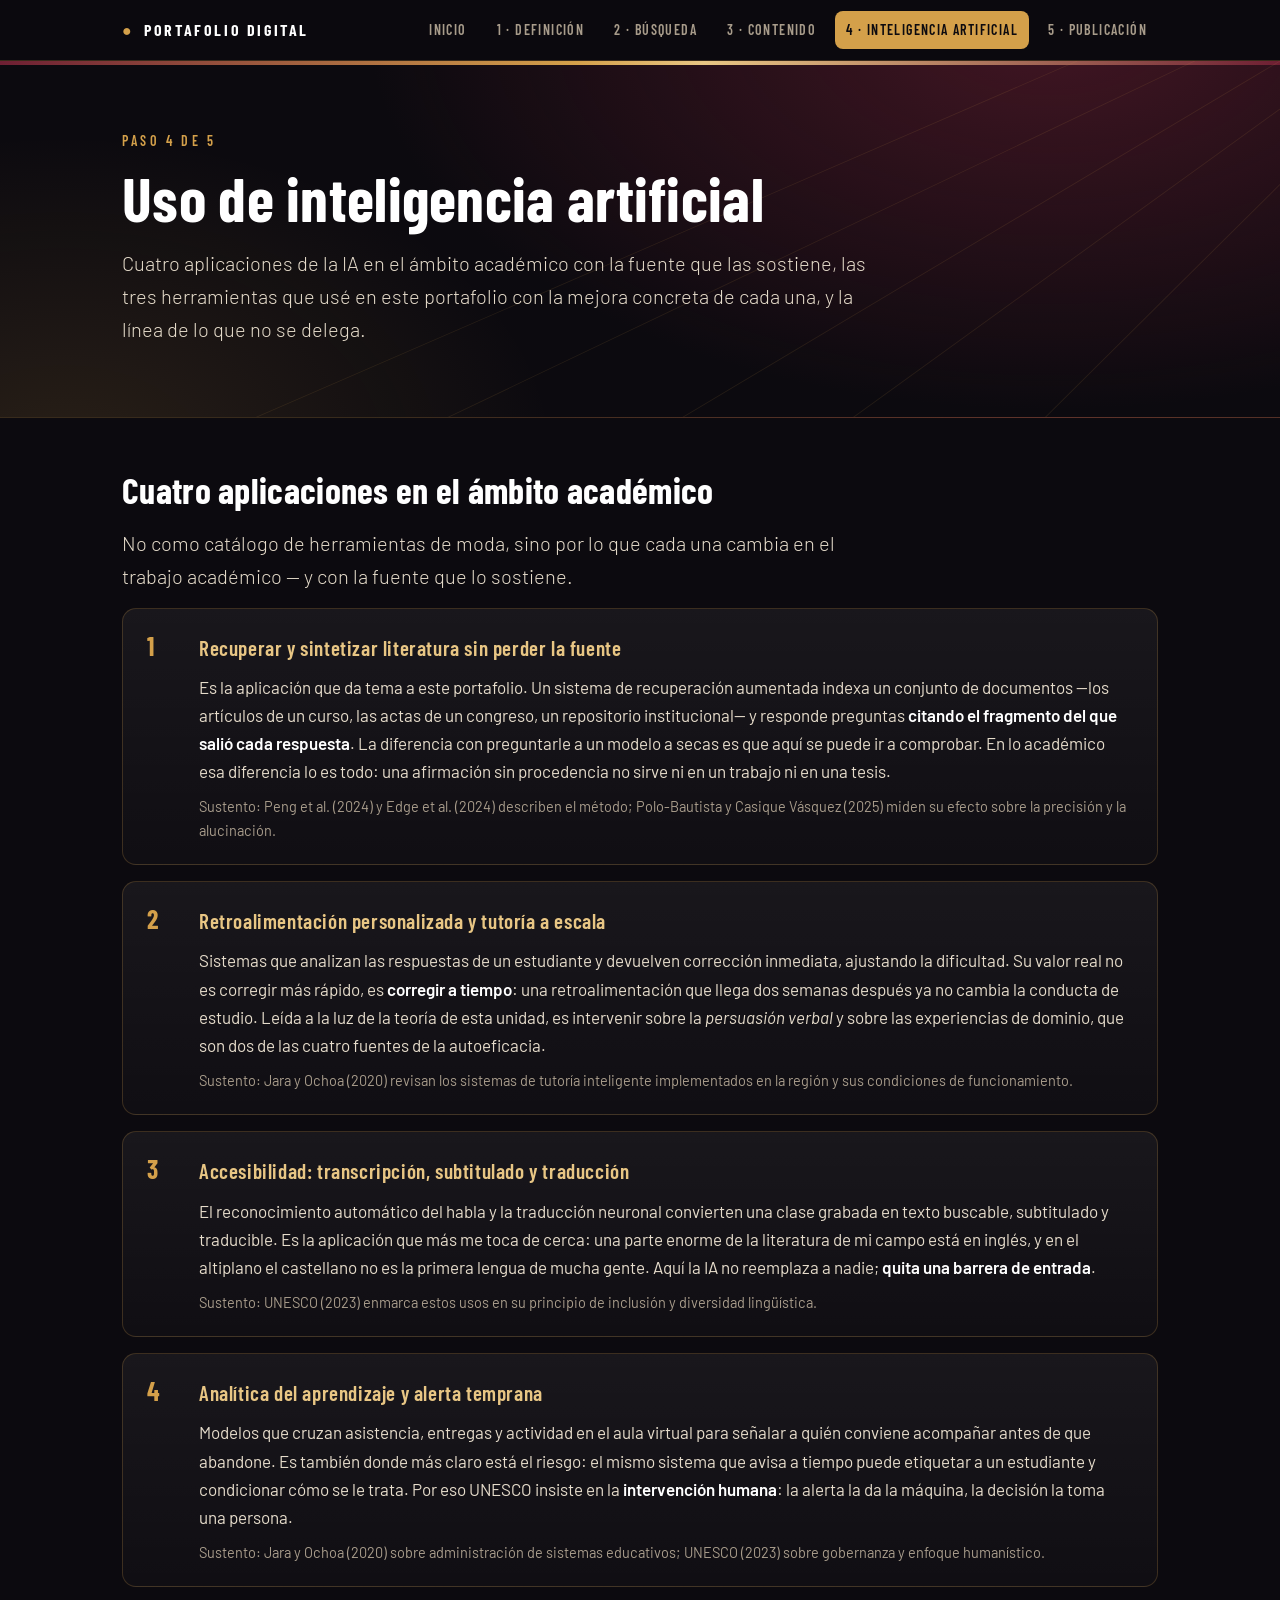
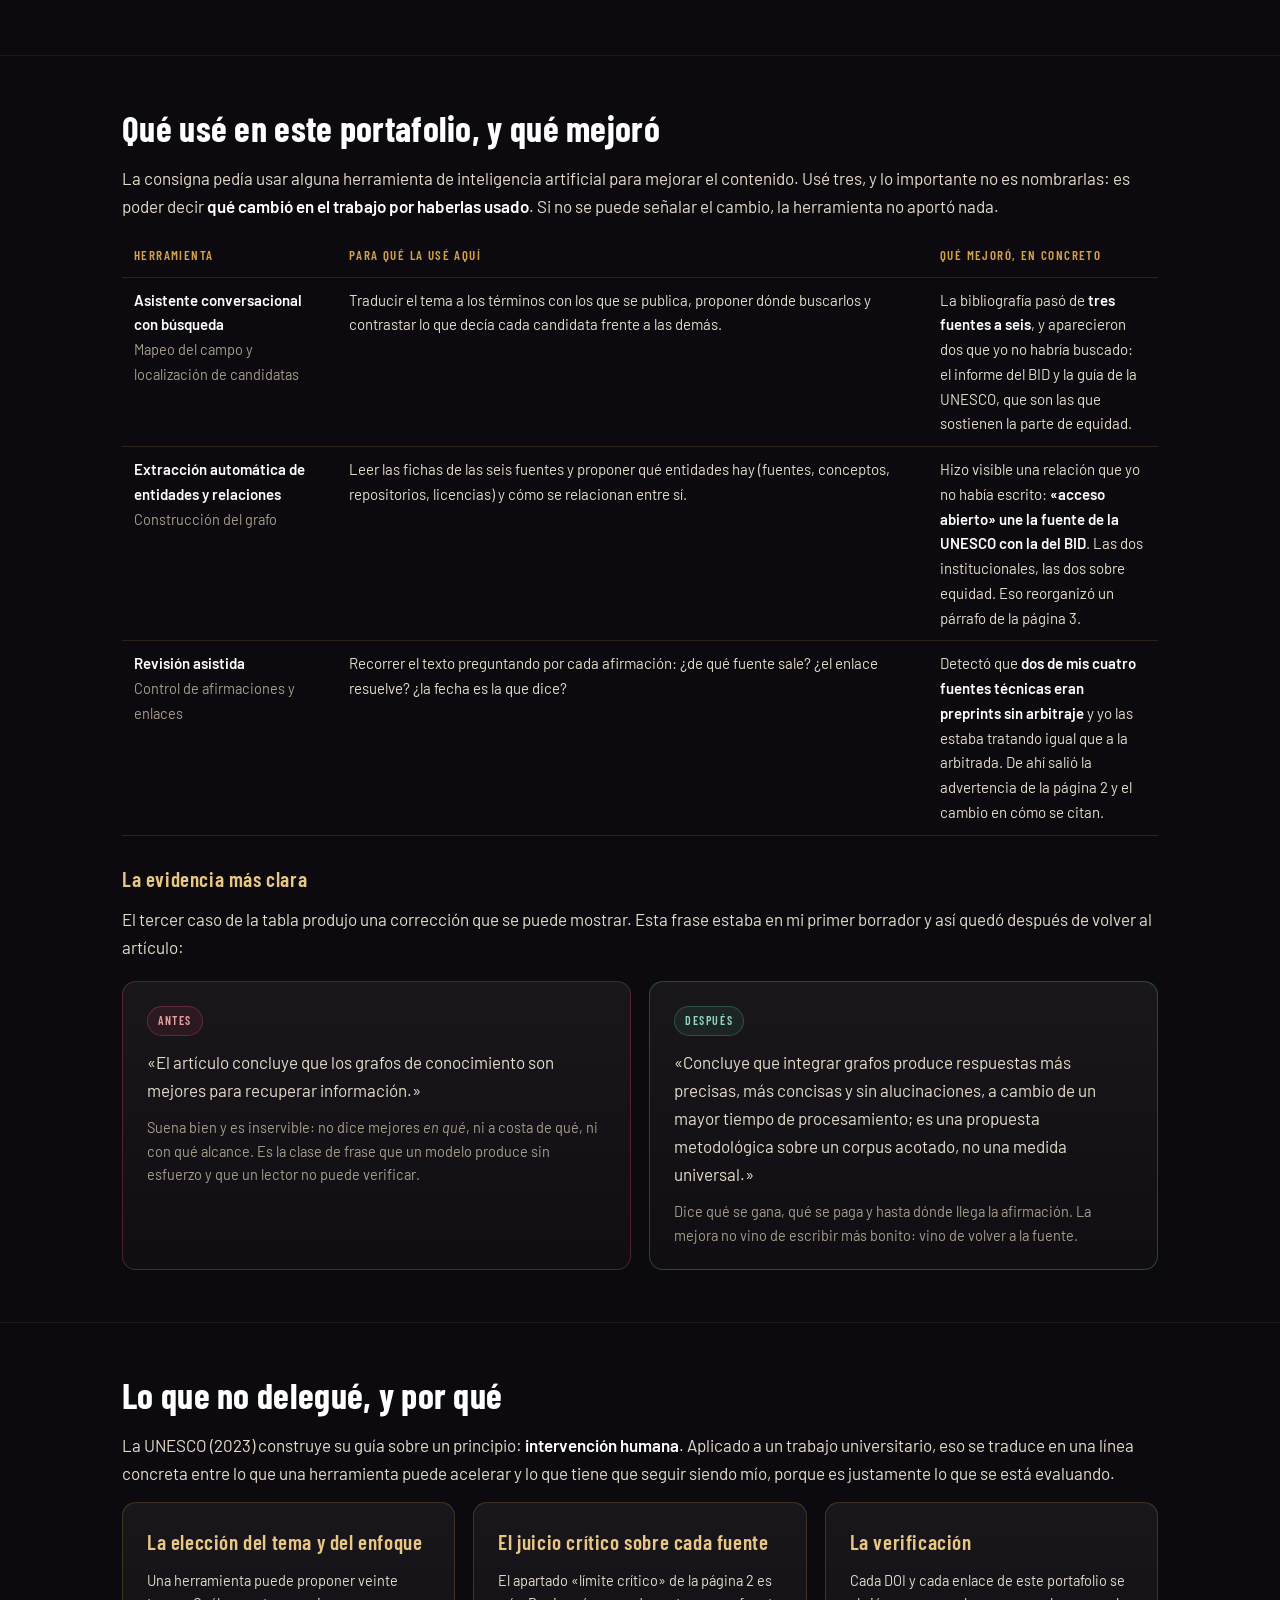
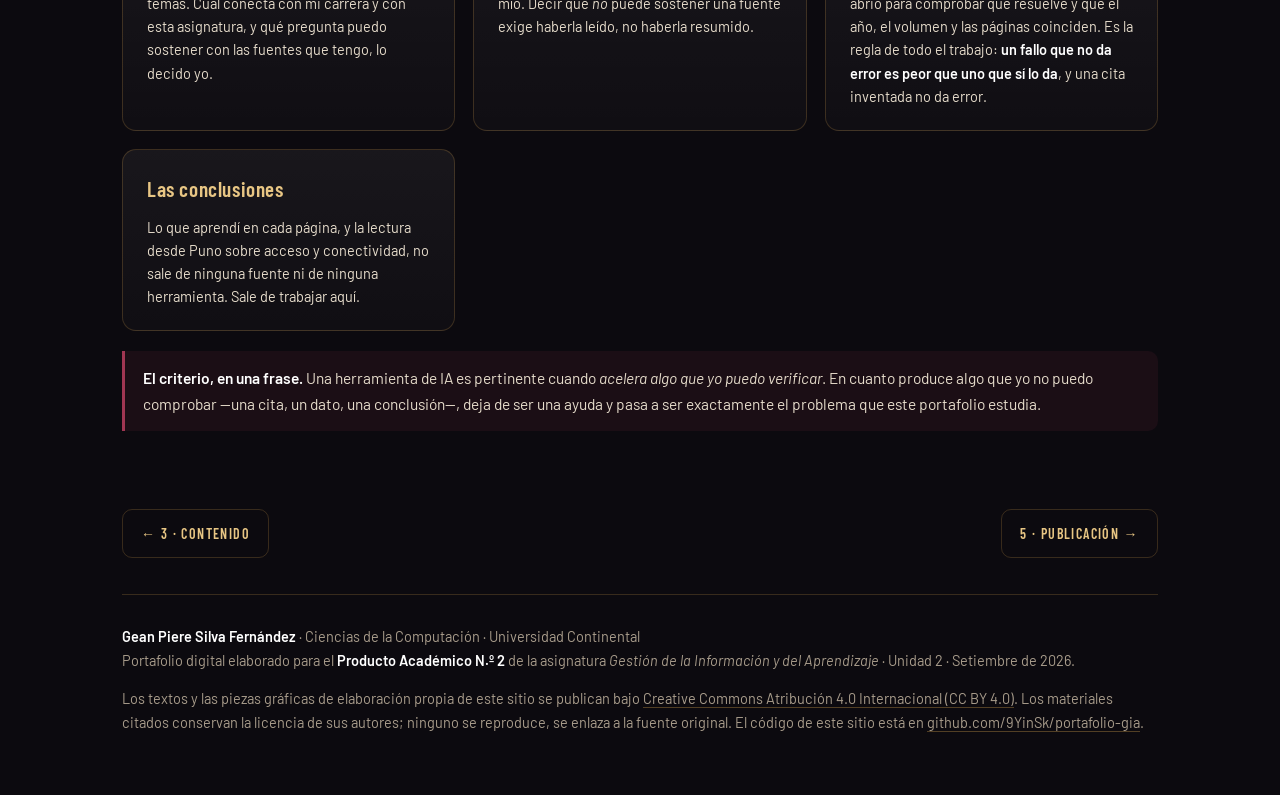
<file: 04-ia.html>
<!doctype html>
<html lang="es">
<head>
<meta charset="utf-8">
<meta name="viewport" content="width=device-width, initial-scale=1">
<title>4 &middot; Uso de inteligencia artificial &middot; Portafolio digital</title>
<meta name="description" content="Cuatro aplicaciones de la IA en el &aacute;mbito acad&eacute;mico con la fuente que las sostiene, las tres herramientas que us&eacute; en este portafo">
<meta name="author" content="Gean Piere Silva Fernández">
<link rel="stylesheet" href="assets/sitio.css">
<link rel="icon" href="data:image/svg+xml,<svg xmlns='http://www.w3.org/2000/svg' viewBox='0 0 32 32'><circle cx='16' cy='16' r='13' fill='%236e1f33' stroke='%23d4a04a' stroke-width='2'/><circle cx='16' cy='16' r='4' fill='%23d4a04a'/></svg>">
</head>
<body>
<nav class="nav"><div class="nav-in"><a class="marca" href="index.html"><em>&#9679;</em> Portafolio digital</a><a class="lk" href="index.html">Inicio</a><a class="lk" href="01-definicion.html">1 · Definición</a><a class="lk" href="02-busqueda.html">2 · Búsqueda</a><a class="lk" href="03-contenido.html">3 · Contenido</a><a class="lk act" href="04-ia.html">4 · Inteligencia artificial</a><a class="lk" href="05-publicacion.html">5 · Publicación</a></div></nav>
<header class="hero"><div class="filete"></div><svg class="rayos" viewBox="0 0 1200 520" preserveAspectRatio="none" aria-hidden="true">
<g stroke="#d4a04a" stroke-width="1" opacity=".55">
<line x1="1200" y1="0" x2="640" y2="520"/><line x1="1200" y1="70" x2="800" y2="520"/>
<line x1="1200" y1="180" x2="980" y2="520"/><line x1="1120" y1="0" x2="420" y2="520"/>
<line x1="1010" y1="0" x2="240" y2="520"/>
</g></svg>
  <div class="wrap">
    <div class="kicker">Paso 4 de 5</div>
    <h1>Uso de inteligencia artificial</h1>
    <p class="entrada" style="margin-top:18px">Cuatro aplicaciones de la IA en el &aacute;mbito acad&eacute;mico con la fuente que las sostiene, las tres herramientas que us&eacute; en este portafolio con la mejora concreta de cada una, y la l&iacute;nea de lo que no se delega.</p>
  </div>
</header>
<main>
<section class="bloque"><div class="wrap">
  <h2>Cuatro aplicaciones en el &aacute;mbito acad&eacute;mico</h2>
  <p class="entrada">No como cat&aacute;logo de herramientas de moda, sino por lo que cada una cambia en el trabajo
  acad&eacute;mico &mdash; y con la fuente que lo sostiene.</p>
  <div class="tarjeta" style="margin-bottom:16px">
  <div class="paso" style="margin-bottom:0">
    <div class="n">1</div>
    <div><h3 style="margin-bottom:8px">Recuperar y sintetizar literatura sin perder la fuente</h3>
    <p style="margin-bottom:10px">Es la aplicaci&oacute;n que da tema a este portafolio. Un sistema de recuperaci&oacute;n aumentada indexa un conjunto de documentos &mdash;los art&iacute;culos de un curso, las actas de un congreso, un repositorio institucional&mdash; y responde preguntas <strong>citando el fragmento del que sali&oacute; cada respuesta</strong>. La diferencia con preguntarle a un modelo a secas es que aqu&iacute; se puede ir a comprobar. En lo acad&eacute;mico esa diferencia lo es todo: una afirmaci&oacute;n sin procedencia no sirve ni en un trabajo ni en una tesis.</p>
    <p class="small tenue" style="margin-bottom:0">Sustento: Peng et al. (2024) y Edge et al. (2024) describen el m&eacute;todo; Polo-Bautista y Casique V&aacute;squez (2025) miden su efecto sobre la precisi&oacute;n y la alucinaci&oacute;n.</p></div>
  </div></div><div class="tarjeta" style="margin-bottom:16px">
  <div class="paso" style="margin-bottom:0">
    <div class="n">2</div>
    <div><h3 style="margin-bottom:8px">Retroalimentaci&oacute;n personalizada y tutor&iacute;a a escala</h3>
    <p style="margin-bottom:10px">Sistemas que analizan las respuestas de un estudiante y devuelven correcci&oacute;n inmediata, ajustando la dificultad. Su valor real no es corregir m&aacute;s r&aacute;pido, es <strong>corregir a tiempo</strong>: una retroalimentaci&oacute;n que llega dos semanas despu&eacute;s ya no cambia la conducta de estudio. Le&iacute;da a la luz de la teor&iacute;a de esta unidad, es intervenir sobre la <em>persuasi&oacute;n verbal</em> y sobre las experiencias de dominio, que son dos de las cuatro fuentes de la autoeficacia.</p>
    <p class="small tenue" style="margin-bottom:0">Sustento: Jara y Ochoa (2020) revisan los sistemas de tutor&iacute;a inteligente implementados en la regi&oacute;n y sus condiciones de funcionamiento.</p></div>
  </div></div><div class="tarjeta" style="margin-bottom:16px">
  <div class="paso" style="margin-bottom:0">
    <div class="n">3</div>
    <div><h3 style="margin-bottom:8px">Accesibilidad: transcripci&oacute;n, subtitulado y traducci&oacute;n</h3>
    <p style="margin-bottom:10px">El reconocimiento autom&aacute;tico del habla y la traducci&oacute;n neuronal convierten una clase grabada en texto buscable, subtitulado y traducible. Es la aplicaci&oacute;n que m&aacute;s me toca de cerca: una parte enorme de la literatura de mi campo est&aacute; en ingl&eacute;s, y en el altiplano el castellano no es la primera lengua de mucha gente. Aqu&iacute; la IA no reemplaza a nadie; <strong>quita una barrera de entrada</strong>.</p>
    <p class="small tenue" style="margin-bottom:0">Sustento: UNESCO (2023) enmarca estos usos en su principio de inclusi&oacute;n y diversidad ling&uuml;&iacute;stica.</p></div>
  </div></div><div class="tarjeta" style="margin-bottom:16px">
  <div class="paso" style="margin-bottom:0">
    <div class="n">4</div>
    <div><h3 style="margin-bottom:8px">Anal&iacute;tica del aprendizaje y alerta temprana</h3>
    <p style="margin-bottom:10px">Modelos que cruzan asistencia, entregas y actividad en el aula virtual para se&ntilde;alar a qui&eacute;n conviene acompa&ntilde;ar antes de que abandone. Es tambi&eacute;n donde m&aacute;s claro est&aacute; el riesgo: el mismo sistema que avisa a tiempo puede etiquetar a un estudiante y condicionar c&oacute;mo se le trata. Por eso UNESCO insiste en la <strong>intervenci&oacute;n humana</strong>: la alerta la da la m&aacute;quina, la decisi&oacute;n la toma una persona.</p>
    <p class="small tenue" style="margin-bottom:0">Sustento: Jara y Ochoa (2020) sobre administraci&oacute;n de sistemas educativos; UNESCO (2023) sobre gobernanza y enfoque human&iacute;stico.</p></div>
  </div></div>
</div></section>

<section class="bloque"><div class="wrap">
  <h2>Qu&eacute; us&eacute; en este portafolio, y qu&eacute; mejor&oacute;</h2>
  <p>La consigna ped&iacute;a usar alguna herramienta de inteligencia artificial para mejorar el contenido. Us&eacute;
  tres, y lo importante no es nombrarlas: es poder decir <strong>qu&eacute; cambi&oacute; en el trabajo por haberlas
  usado</strong>. Si no se puede se&ntilde;alar el cambio, la herramienta no aport&oacute; nada.</p>
  
<div class="tabla-scroll"><table>
<thead><tr><th style="width:215px">Herramienta</th><th>Para qu&eacute; la us&eacute; aqu&iacute;</th><th style="width:230px">Qu&eacute; mejor&oacute;, en concreto</th></tr></thead>
<tbody>
<tr>
  <td><strong>Asistente conversacional con b&uacute;squeda</strong><br><span class="small tenue">Mapeo del campo y localizaci&oacute;n de candidatas</span></td>
  <td>Traducir el tema a los t&eacute;rminos con los que se publica, proponer d&oacute;nde buscarlos y contrastar lo que dec&iacute;a cada candidata frente a las dem&aacute;s.</td>
  <td>La bibliograf&iacute;a pas&oacute; de <strong>tres fuentes a seis</strong>, y aparecieron dos que yo no habr&iacute;a buscado: el informe del BID y la gu&iacute;a de la UNESCO, que son las que sostienen la parte de equidad.</td>
</tr>
<tr>
  <td><strong>Extracci&oacute;n autom&aacute;tica de entidades y relaciones</strong><br><span class="small tenue">Construcci&oacute;n del grafo</span></td>
  <td>Leer las fichas de las seis fuentes y proponer qu&eacute; entidades hay (fuentes, conceptos, repositorios, licencias) y c&oacute;mo se relacionan entre s&iacute;.</td>
  <td>Hizo visible una relaci&oacute;n que yo no hab&iacute;a escrito: <strong>&laquo;acceso abierto&raquo; une la fuente de la UNESCO con la del BID</strong>. Las dos institucionales, las dos sobre equidad. Eso reorganiz&oacute; un p&aacute;rrafo de la p&aacute;gina&nbsp;3.</td>
</tr>
<tr>
  <td><strong>Revisi&oacute;n asistida</strong><br><span class="small tenue">Control de afirmaciones y enlaces</span></td>
  <td>Recorrer el texto preguntando por cada afirmaci&oacute;n: &iquest;de qu&eacute; fuente sale? &iquest;el enlace resuelve? &iquest;la fecha es la que dice?</td>
  <td>Detect&oacute; que <strong>dos de mis cuatro fuentes t&eacute;cnicas eran preprints sin arbitraje</strong> y yo las estaba tratando igual que a la arbitrada. De ah&iacute; sali&oacute; la advertencia de la p&aacute;gina&nbsp;2 y el cambio en c&oacute;mo se citan.</td>
</tr>
</tbody></table></div>
  <h3 style="margin-top:26px">La evidencia m&aacute;s clara</h3>
  <p>El tercer caso de la tabla produjo una correcci&oacute;n que se puede mostrar. Esta frase estaba en mi primer
  borrador y as&iacute; qued&oacute; despu&eacute;s de volver al art&iacute;culo:</p>
  
<div class="rejilla r2" style="margin-top:20px">
  <div class="tarjeta" style="border-color:rgba(160,54,82,.45)">
    <span class="pill no">Antes</span>
    <p style="margin:12px 0 0">&laquo;El art&iacute;culo concluye que los grafos de conocimiento son mejores para
    recuperar informaci&oacute;n.&raquo;</p>
    <p class="small tenue" style="margin:12px 0 0">Suena bien y es inservible: no dice mejores <em>en qu&eacute;</em>,
    ni a costa de qu&eacute;, ni con qu&eacute; alcance. Es la clase de frase que un modelo produce sin esfuerzo y que un
    lector no puede verificar.</p>
  </div>
  <div class="tarjeta" style="border-color:rgba(63,125,106,.5)">
    <span class="pill ok">Despu&eacute;s</span>
    <p style="margin:12px 0 0">&laquo;Concluye que integrar grafos produce respuestas m&aacute;s precisas, m&aacute;s
    concisas y sin alucinaciones, a cambio de un mayor tiempo de procesamiento; es una propuesta metodol&oacute;gica
    sobre un corpus acotado, no una medida universal.&raquo;</p>
    <p class="small tenue" style="margin:12px 0 0">Dice qu&eacute; se gana, qu&eacute; se paga y hasta d&oacute;nde llega la
    afirmaci&oacute;n. La mejora no vino de escribir m&aacute;s bonito: vino de volver a la fuente.</p>
  </div>
</div>
</div></section>

<section class="bloque"><div class="wrap">
  <h2>Lo que no delegu&eacute;, y por qu&eacute;</h2>
  <p>La UNESCO (2023) construye su gu&iacute;a sobre un principio: <strong>intervenci&oacute;n humana</strong>. Aplicado a
  un trabajo universitario, eso se traduce en una l&iacute;nea concreta entre lo que una herramienta puede acelerar y
  lo que tiene que seguir siendo m&iacute;o, porque es justamente lo que se est&aacute; evaluando.</p>
  <div class="rejilla r2">
    <div class="tarjeta"><h3>La elecci&oacute;n del tema y del enfoque</h3><p class="small" style="margin-bottom:0">
    Una herramienta puede proponer veinte temas. Cu&aacute;l conecta con mi carrera y con esta asignatura, y qu&eacute;
    pregunta puedo sostener con las fuentes que tengo, lo decido yo.</p></div>
    <div class="tarjeta"><h3>El juicio cr&iacute;tico sobre cada fuente</h3><p class="small" style="margin-bottom:0">
    El apartado &laquo;l&iacute;mite cr&iacute;tico&raquo; de la p&aacute;gina&nbsp;2 es m&iacute;o. Decir qu&eacute; <em>no</em> puede
    sostener una fuente exige haberla le&iacute;do, no haberla resumido.</p></div>
    <div class="tarjeta"><h3>La verificaci&oacute;n</h3><p class="small" style="margin-bottom:0">
    Cada DOI y cada enlace de este portafolio se abri&oacute; para comprobar que resuelve y que el a&ntilde;o, el volumen
    y las p&aacute;ginas coinciden. Es la regla de todo el trabajo: <strong>un fallo que no da error es peor que uno
    que s&iacute; lo da</strong>, y una cita inventada no da error.</p></div>
    <div class="tarjeta"><h3>Las conclusiones</h3><p class="small" style="margin-bottom:0">
    Lo que aprend&iacute; en cada p&aacute;gina, y la lectura desde Puno sobre acceso y conectividad, no sale de ninguna
    fuente ni de ninguna herramienta. Sale de trabajar aqu&iacute;.</p></div>
  </div>
  <div class="nota" style="margin-top:20px"><strong>El criterio, en una frase.</strong> Una herramienta de IA es
  pertinente cuando <em>acelera algo que yo puedo verificar</em>. En cuanto produce algo que yo no puedo
  comprobar &mdash;una cita, un dato, una conclusi&oacute;n&mdash;, deja de ser una ayuda y pasa a ser exactamente el
  problema que este portafolio estudia.</div>
</div></section>
</main>
<div class="wrap"><div class="rutas"><a href="03-contenido.html">&#8592; 3 · Contenido</a><a href="05-publicacion.html">5 · Publicación &#8594;</a></div></div>
<div class="wrap"><div class="pie">
<p><strong>Gean Piere Silva Fernández</strong> &middot; Ciencias de la Computación &middot; Universidad Continental<br>
Portafolio digital elaborado para el <strong>Producto Académico N.º 2</strong> de la asignatura
<em>Gestión de la Información y del Aprendizaje</em> &middot; Unidad 2 &middot; Setiembre de 2026.</p>
<p class="small">Los textos y las piezas gráficas de elaboración propia de este sitio se publican bajo
<a href="https://creativecommons.org/licenses/by/4.0/deed.es" rel="license">Creative Commons Atribución 4.0 Internacional (CC BY 4.0)</a>.
Los materiales citados conservan la licencia de sus autores; ninguno se reproduce, se enlaza a la fuente original.
El código de este sitio está en <a href="https://github.com/9YinSk/portafolio-gia">github.com/9YinSk/portafolio-gia</a>.</p>
</div></div>

</body></html>
</file>
<file: assets/sitio.css>
@import url('https://fonts.googleapis.com/css2?family=Barlow:wght@300;400;500;600;700&family=Barlow+Condensed:wght@500;600;700&display=swap');

:root{
  --vino:#6e1f33; --vino-claro:#a03652;
  --oro:#d4a04a;  --oro-claro:#e8c684;
  --tinta:#0c0a0f; --tinta-2:#141019; --tinta-3:#1c1626;
  --lino:#e6dccb; --lino-tenue:#a89c8b;
  --verde:#3f7d6a; --azul:#3c5a86;
  --borde:rgba(212,160,74,.22);
  --max:1080px;
}
*{margin:0;padding:0;box-sizing:border-box}
html{scroll-behavior:smooth}
body{
  font-family:'Barlow',system-ui,-apple-system,sans-serif;
  background:var(--tinta); color:var(--lino);
  font-size:17px; line-height:1.65; -webkit-font-smoothing:antialiased;
}
img{max-width:100%;height:auto;display:block}
a{color:var(--oro-claro);text-decoration:none;border-bottom:1px solid rgba(212,160,74,.35)}
a:hover{color:#fff;border-bottom-color:var(--oro)}

/* ---------- barra de navegación ---------- */
.nav{
  position:sticky; top:0; z-index:50;
  background:rgba(12,10,15,.93); backdrop-filter:blur(10px);
  border-bottom:1px solid var(--borde);
}
.nav-in{max-width:var(--max);margin:0 auto;padding:0 22px;display:flex;align-items:center;gap:8px;min-height:60px;flex-wrap:wrap}
.marca{font-family:'Barlow Condensed',sans-serif;font-weight:700;letter-spacing:2.6px;text-transform:uppercase;
       font-size:16px;color:#fff;border:0;margin-right:auto;display:flex;align-items:center;gap:10px}
.marca em{font-style:normal;color:var(--oro)}
.nav a.lk{
  font-family:'Barlow Condensed',sans-serif;font-weight:600;letter-spacing:1.4px;text-transform:uppercase;
  font-size:14px;color:var(--lino-tenue);border:0;padding:7px 11px;border-radius:8px;white-space:nowrap
}
.nav a.lk:hover{color:#fff;background:rgba(212,160,74,.12)}
.nav a.lk.act{color:var(--tinta);background:var(--oro)}

/* ---------- estructura ---------- */
.hero{
  position:relative;overflow:hidden;
  background:
    radial-gradient(1100px 620px at 82% -10%, rgba(110,31,51,.55), transparent 62%),
    radial-gradient(820px 540px at 5% 112%, rgba(212,160,74,.14), transparent 60%),
    var(--tinta);
  border-bottom:1px solid var(--borde);
}
.hero svg.rayos{position:absolute;inset:0;width:100%;height:100%;opacity:.22;pointer-events:none}
.wrap{max-width:var(--max);margin:0 auto;padding:0 22px;position:relative}
.hero .wrap{padding-top:64px;padding-bottom:56px}
section.bloque{padding:52px 0;border-bottom:1px solid rgba(212,160,74,.10)}
section.bloque:last-of-type{border-bottom:0}

.kicker{font-family:'Barlow Condensed',sans-serif;font-weight:600;letter-spacing:3.2px;
        text-transform:uppercase;color:var(--oro);font-size:14px;margin-bottom:14px}
h1{font-family:'Barlow Condensed',sans-serif;font-weight:700;font-size:clamp(38px,6.4vw,62px);
   line-height:1.02;color:#fff;letter-spacing:.3px}
h2{font-family:'Barlow Condensed',sans-serif;font-weight:700;font-size:clamp(26px,3.6vw,36px);
   color:#fff;line-height:1.12;margin-bottom:16px;letter-spacing:.3px}
h3{font-family:'Barlow Condensed',sans-serif;font-weight:600;font-size:21px;color:var(--oro-claro);
   letter-spacing:.6px;margin-bottom:9px}
p{margin-bottom:15px}
p.entrada{font-size:20px;font-weight:300;color:var(--lino);max-width:70ch}
.tenue{color:var(--lino-tenue)}
.small{font-size:14.5px;line-height:1.6}
ul,ol{margin:0 0 15px 20px}
li{margin-bottom:7px}
strong{color:#fff;font-weight:600}

/* ---------- piezas ---------- */
.tarjeta{
  background:linear-gradient(180deg,rgba(255,255,255,.055),rgba(255,255,255,.018));
  border:1px solid var(--borde);border-radius:14px;padding:22px 24px;
}
.rejilla{display:grid;gap:18px}
.r2{grid-template-columns:repeat(auto-fit,minmax(280px,1fr))}
.r3{grid-template-columns:repeat(auto-fit,minmax(220px,1fr))}
.filete{height:4px;background:linear-gradient(90deg,var(--vino),var(--oro) 45%,var(--oro-claro) 55%,var(--vino))}

.pill{display:inline-block;font-family:'Barlow Condensed',sans-serif;font-weight:600;letter-spacing:1.6px;
      text-transform:uppercase;font-size:12px;padding:4px 10px;border-radius:999px;
      border:1px solid var(--borde);color:var(--oro);background:rgba(212,160,74,.08)}
.pill.ok{color:#8fd8bd;border-color:rgba(63,125,106,.5);background:rgba(63,125,106,.14)}
.pill.no{color:#e8a1a1;border-color:rgba(160,54,82,.5);background:rgba(160,54,82,.14)}

figure{margin:22px 0}
figure img{border-radius:12px;border:1px solid var(--borde)}
figcaption{font-size:14px;color:var(--lino-tenue);margin-top:9px;line-height:1.5}

.video{position:relative;padding-top:56.25%;border-radius:12px;overflow:hidden;border:1px solid var(--borde);background:#000}
.video iframe{position:absolute;inset:0;width:100%;height:100%;border:0}

table{width:100%;border-collapse:collapse;font-size:15px}
th,td{padding:10px 12px;border-bottom:1px solid rgba(212,160,74,.16);text-align:left;vertical-align:top}
th{font-family:'Barlow Condensed',sans-serif;letter-spacing:1.4px;text-transform:uppercase;
   font-size:13px;color:var(--oro);font-weight:600}
.tabla-scroll{overflow-x:auto;-webkit-overflow-scrolling:touch}

.ref{font-size:15px;padding-left:30px;text-indent:-30px;margin-bottom:14px;line-height:1.55;color:var(--lino)}
.ref em{color:var(--lino-tenue)}

blockquote{border-left:3px solid var(--oro);padding:4px 0 4px 18px;margin:18px 0;color:var(--lino);font-weight:300;font-size:18.5px}
blockquote cite{display:block;font-size:14.5px;color:var(--lino-tenue);font-style:normal;margin-top:8px}

.nota{border-left:3px solid var(--vino-claro);background:rgba(160,54,82,.10);padding:14px 18px;border-radius:0 10px 10px 0;font-size:15.5px}

.pie{border-top:1px solid var(--borde);padding:30px 0 46px;font-size:14.5px;color:var(--lino-tenue);margin-top:10px}
.pie a{color:var(--lino-tenue)}

.paso{display:flex;gap:14px;align-items:flex-start;margin-bottom:16px}
.paso .n{font-family:'Barlow Condensed',sans-serif;font-weight:700;font-size:26px;color:var(--oro);
         line-height:1;min-width:38px;padding-top:2px}
.cifra{font-family:'Barlow Condensed',sans-serif;font-weight:700;font-size:40px;color:var(--oro);line-height:1}
.cifra small{display:block;font-family:'Barlow',sans-serif;font-weight:400;font-size:13.5px;
             letter-spacing:1.5px;text-transform:uppercase;color:var(--lino-tenue);margin-top:4px}

/* siguiente / anterior */
.rutas{display:flex;justify-content:space-between;gap:14px;padding:26px 0;flex-wrap:wrap}
.rutas a{border:1px solid var(--borde);border-radius:10px;padding:12px 18px;font-family:'Barlow Condensed',sans-serif;
         letter-spacing:1.4px;text-transform:uppercase;font-size:14px;font-weight:600}
.rutas a:hover{background:rgba(212,160,74,.12)}

@media (max-width:640px){
  body{font-size:16px}
  .nav-in{min-height:auto;padding:8px 14px}
  .marca{width:100%;margin-bottom:4px}
  .wrap{padding:0 16px}
  .hero .wrap{padding-top:40px;padding-bottom:38px}
}
</file>
